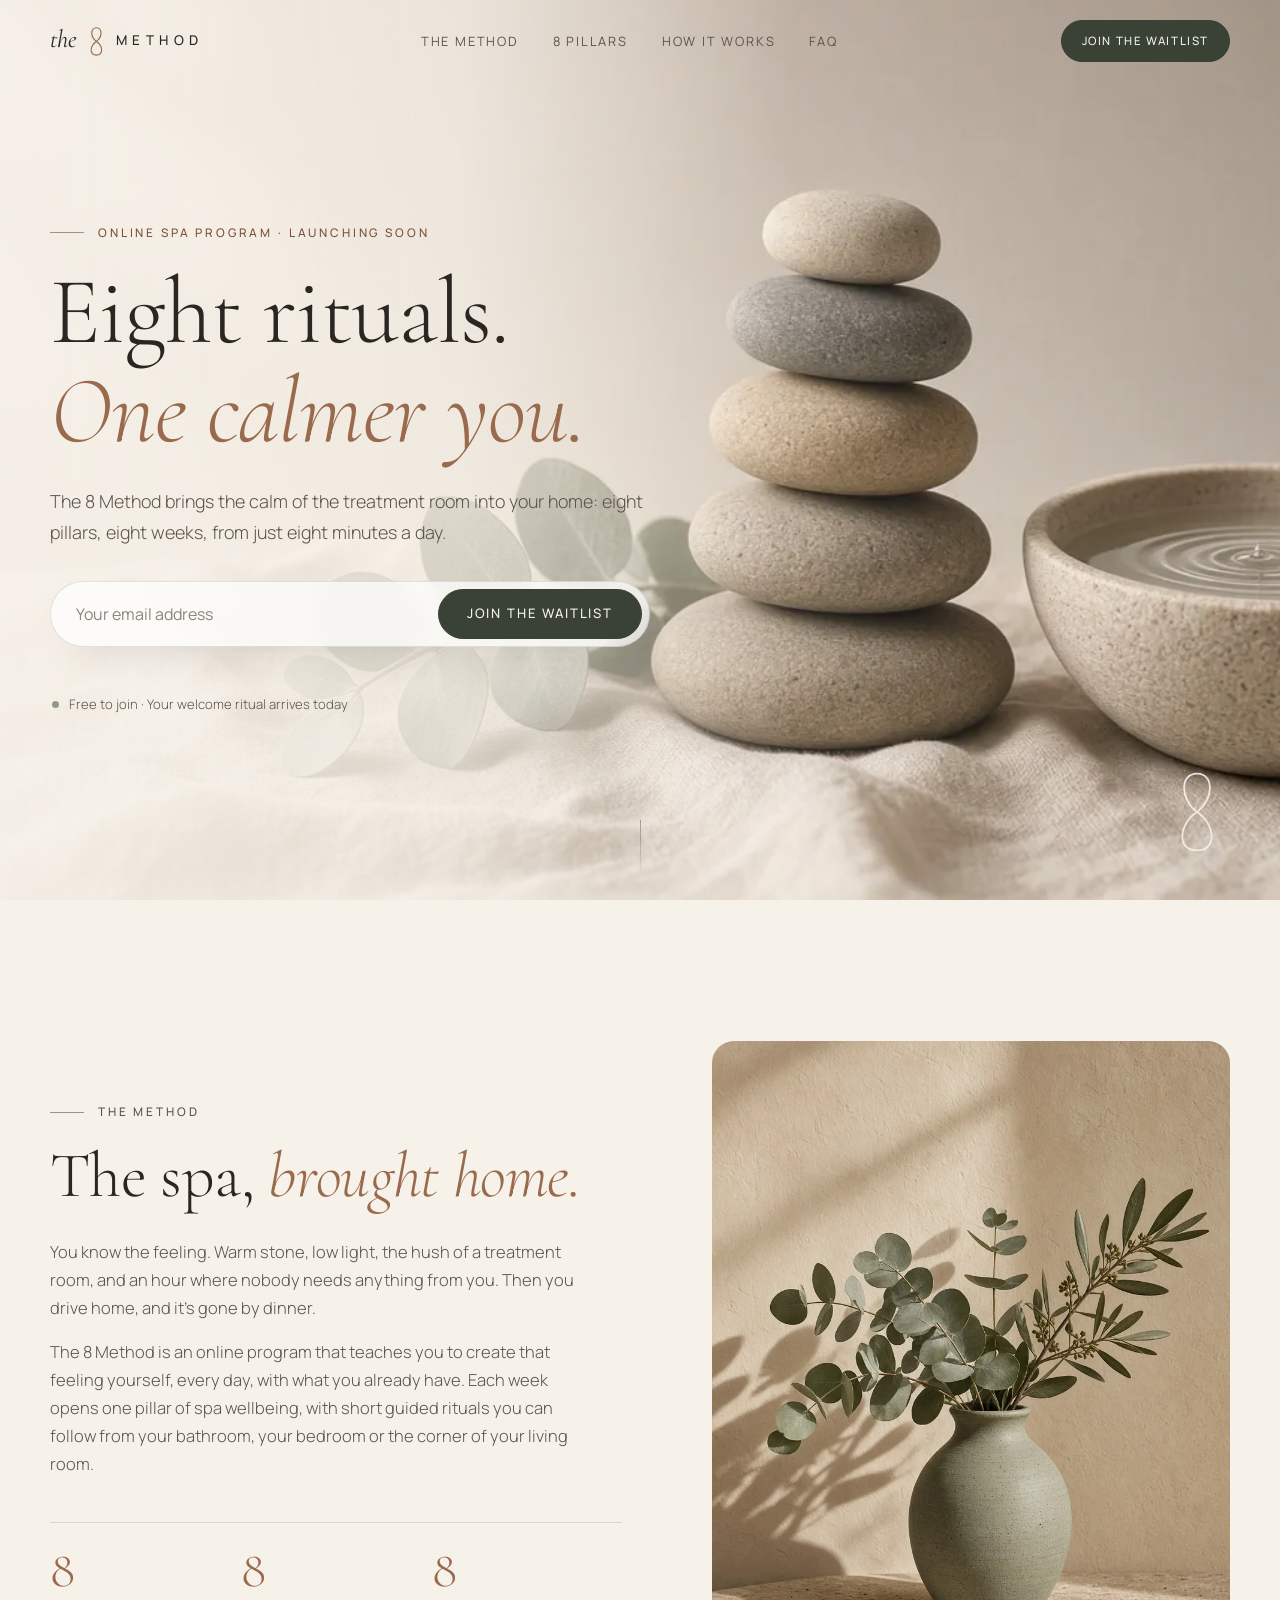
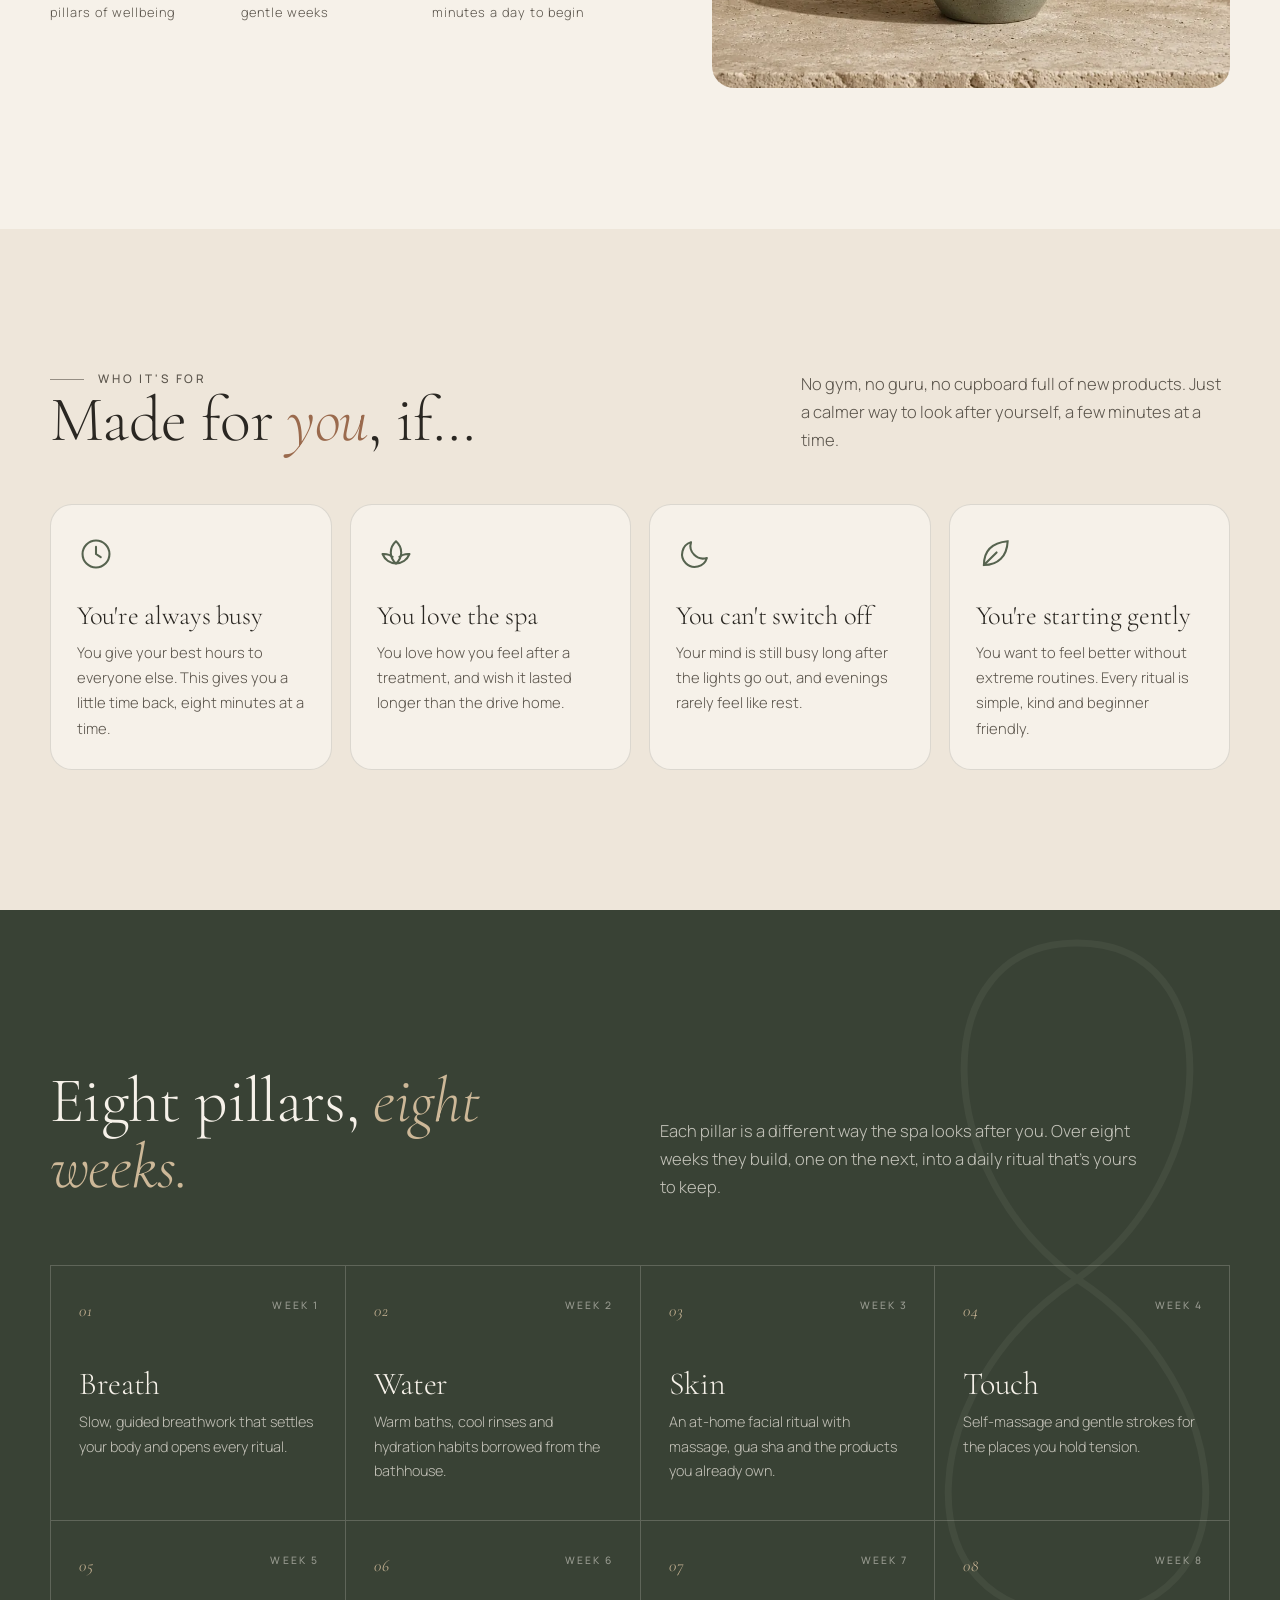
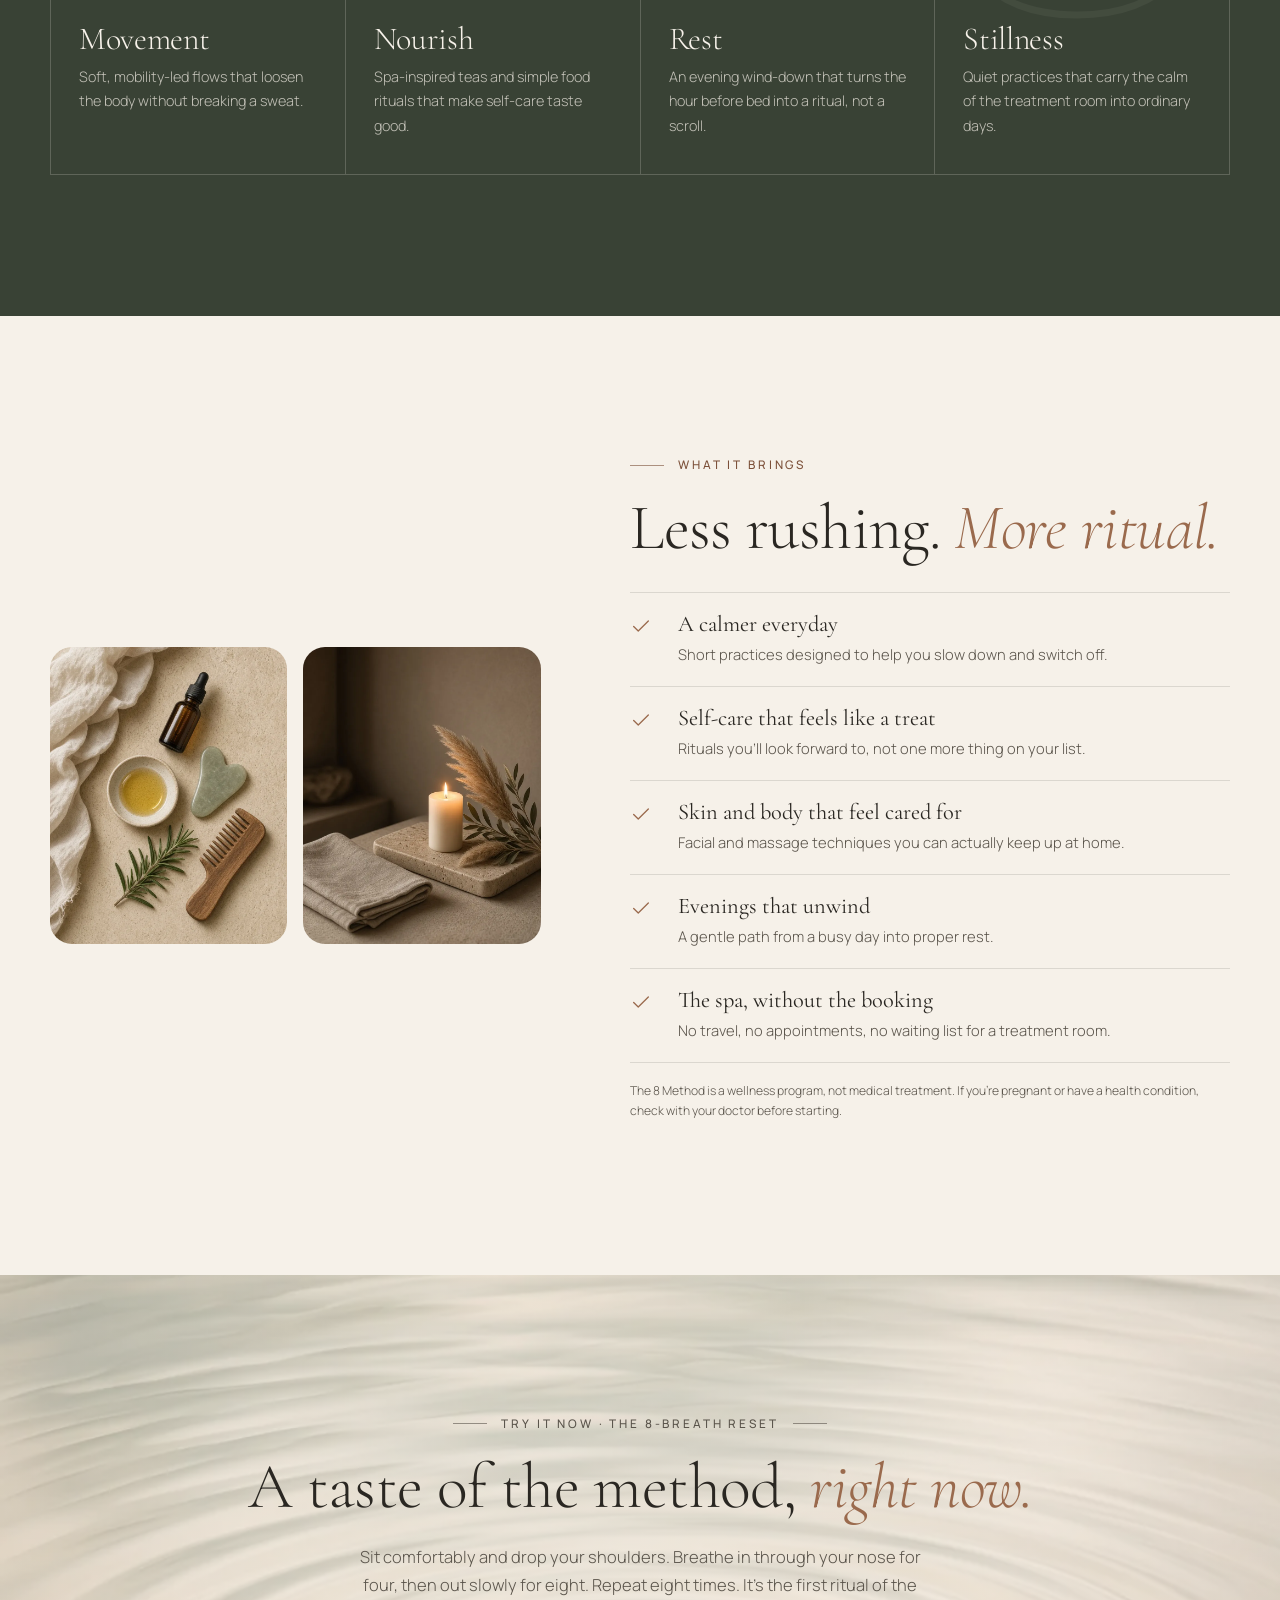
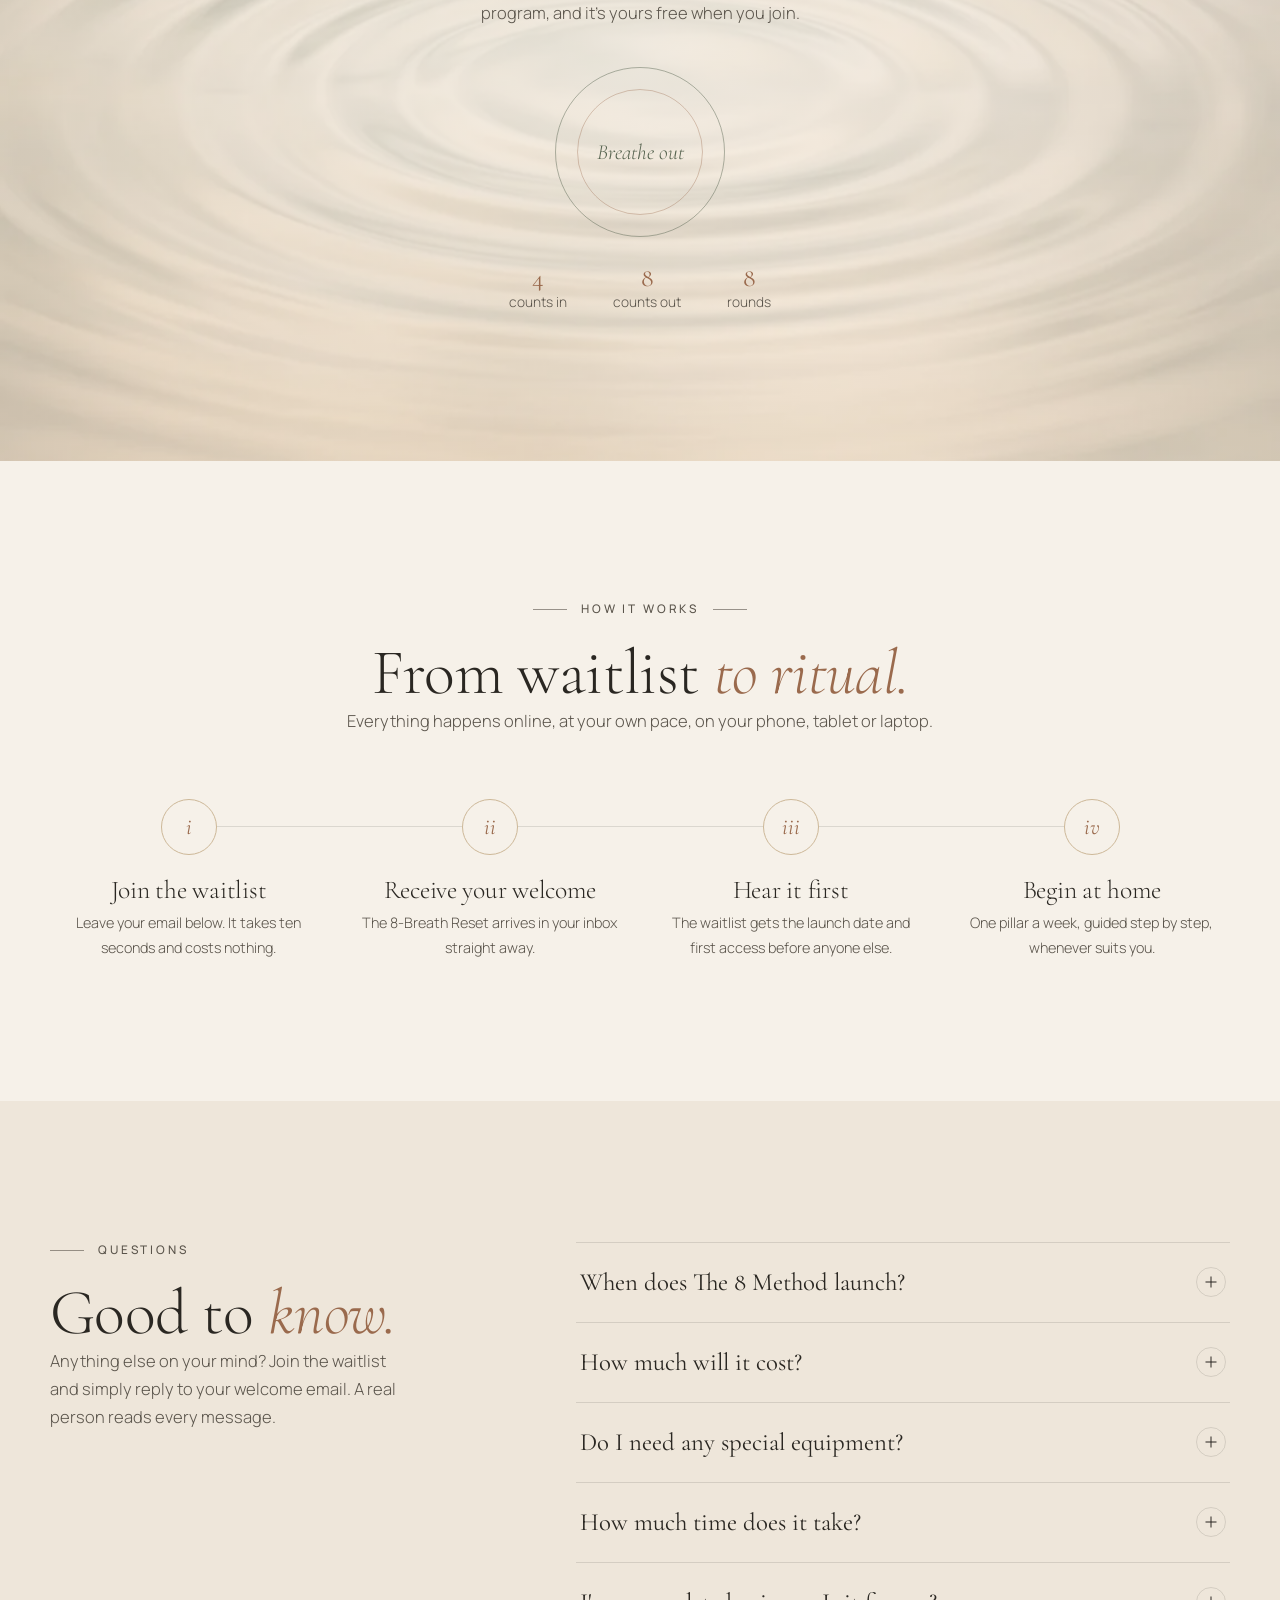
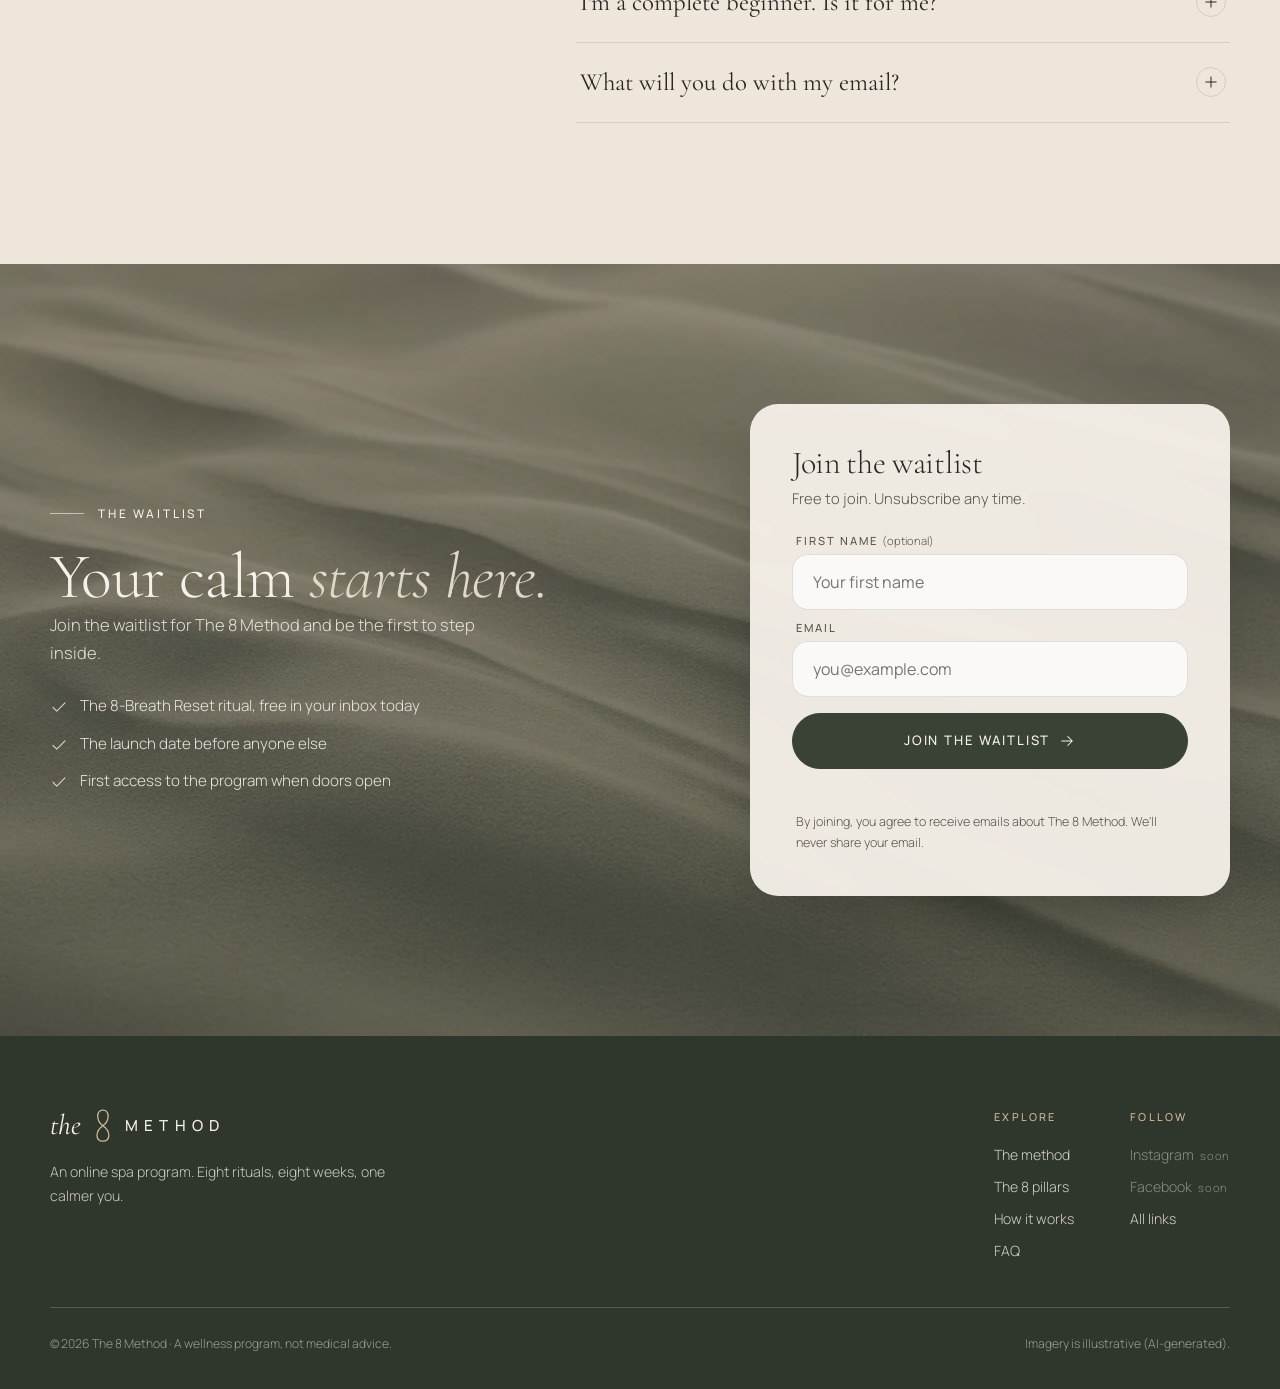
<file: index.html>
<!doctype html>
<html lang="en" class="no-js">
<head>
<meta charset="utf-8">
<meta name="viewport" content="width=device-width, initial-scale=1, viewport-fit=cover">
<title>The 8 Method · An online spa program | Join the waitlist</title>
<meta name="description" content="The 8 Method is an online spa program that brings the calm of the treatment room home: eight pillars, eight weeks, from eight minutes a day. Join the waitlist for first access.">
<meta name="theme-color" content="#f6f1e9">
<link rel="canonical" href="https://mohammedbagowabair.github.io/The-8-Method-Website/">
<meta property="og:type" content="website">
<meta property="og:site_name" content="The 8 Method">
<meta property="og:title" content="The 8 Method · The spa, brought home">
<meta property="og:description" content="An online spa program: eight rituals, eight weeks, from eight minutes a day. Join the waitlist for first access.">
<meta property="og:url" content="https://mohammedbagowabair.github.io/The-8-Method-Website/">
<meta property="og:image" content="https://mohammedbagowabair.github.io/The-8-Method-Website/assets/og.jpg">
<meta property="og:image:width" content="1200"><meta property="og:image:height" content="630">
<meta property="og:image:alt" content="The 8 Method wordmark over spa stones and linen">
<meta name="twitter:card" content="summary_large_image">
<meta name="twitter:image" content="https://mohammedbagowabair.github.io/The-8-Method-Website/assets/og.jpg">
<link rel="icon" href="assets/favicon.svg?v=202611112131" type="image/svg+xml">
<link rel="apple-touch-icon" href="assets/apple-touch-icon.png?v=202611112131">
<link rel="preload" href="assets/fonts/Cormorant-latin.woff2" as="font" type="font/woff2" crossorigin>
<link rel="preload" href="assets/fonts/Manrope-latin.woff2" as="font" type="font/woff2" crossorigin>
<link rel="stylesheet" href="assets/style.css?v=202611112131">
<script type="application/ld+json">{"@context":"https://schema.org","@type":"WebSite","name":"The 8 Method","url":"https://mohammedbagowabair.github.io/The-8-Method-Website/","description":"An online spa program: eight pillars, eight weeks, from eight minutes a day."}</script>
</head>
<body data-base="">
<a class="skip" href="#main">Skip to content</a>
<svg width="0" height="0" style="position:absolute" aria-hidden="true" focusable="false">
  <symbol id="eight" viewBox="0 0 40 60"><path d="M20 30C30.5 22.5 31 6 20 6C9 6 9.5 22.5 20 30C31.5 37.5 33 54 20 54C7 54 8.5 37.5 20 30Z"/></symbol>
  <symbol id="i-check" viewBox="0 0 24 24"><path fill="none" stroke="currentColor" stroke-width="1.4" stroke-linecap="round" stroke-linejoin="round" d="M4 12.5l5 5L20 6.5"/></symbol>
  <symbol id="i-arrow" viewBox="0 0 24 24"><path fill="none" stroke="currentColor" stroke-width="1.4" stroke-linecap="round" stroke-linejoin="round" d="M5 12h14M13 6l6 6-6 6"/></symbol>
  <symbol id="i-ig" viewBox="0 0 24 24"><g fill="none" stroke="currentColor" stroke-width="1.4"><rect x="3.5" y="3.5" width="17" height="17" rx="5"/><circle cx="12" cy="12" r="4"/><circle cx="17.2" cy="6.8" r=".6" fill="currentColor"/></g></symbol>
  <symbol id="i-fb" viewBox="0 0 24 24"><path fill="none" stroke="currentColor" stroke-width="1.4" stroke-linejoin="round" d="M13.5 21v-7.5h2.6l.4-3h-3V8.6c0-.9.3-1.5 1.6-1.5h1.6V4.4c-.3 0-1.2-.1-2.3-.1-2.3 0-3.9 1.4-3.9 4v2.2H8v3h2.5V21"/></symbol>
  <symbol id="i-mail" viewBox="0 0 24 24"><g fill="none" stroke="currentColor" stroke-width="1.4" stroke-linejoin="round"><rect x="3" y="5.5" width="18" height="13" rx="2.5"/><path d="M3.5 7l8.5 6.5L20.5 7"/></g></symbol>
  <symbol id="i-leaf" viewBox="0 0 24 24"><g fill="none" stroke="currentColor" stroke-width="1.3" stroke-linecap="round"><path d="M5 19C5 10 10 5 20 4c-.5 9.5-6 15-15 15z"/><path d="M5 19l8-8"/></g></symbol>
  <symbol id="i-cal" viewBox="0 0 24 24"><g fill="none" stroke="currentColor" stroke-width="1.3" stroke-linecap="round"><rect x="3.5" y="5" width="17" height="15" rx="2.5"/><path d="M3.5 10h17M8 3v4M16 3v4"/></g></symbol>
  <symbol id="i-clock" viewBox="0 0 24 24"><g fill="none" stroke="currentColor" stroke-width="1.3" stroke-linecap="round"><circle cx="12" cy="12" r="8.5"/><path d="M12 7.5V12l3 2"/></g></symbol>
  <symbol id="i-moon" viewBox="0 0 24 24"><path fill="none" stroke="currentColor" stroke-width="1.3" stroke-linejoin="round" d="M19.5 14.5A8 8 0 0 1 9.5 4.5a8 8 0 1 0 10 10z"/></symbol>
  <symbol id="i-spa" viewBox="0 0 24 24"><g fill="none" stroke="currentColor" stroke-width="1.3" stroke-linejoin="round"><path d="M12 4c2.2 2 3.3 4.4 3.3 7S14.2 16 12 18c-2.2-2-3.3-4.4-3.3-7S9.8 6 12 4z"/><path d="M12 18c-3.6 0-7-2.2-8.5-6 2.6-.2 5 .6 6.8 2.2M12 18c3.6 0 7-2.2 8.5-6-2.6-.2-5 .6-6.8 2.2"/></g></symbol>
  <symbol id="i-seed" viewBox="0 0 24 24"><g fill="none" stroke="currentColor" stroke-width="1.3" stroke-linecap="round"><circle cx="12" cy="12" r="3"/><path d="M12 3v3M12 18v3M3 12h3M18 12h3M5.6 5.6l2.1 2.1M16.3 16.3l2.1 2.1M5.6 18.4l2.1-2.1M16.3 7.7l2.1-2.1"/></g></symbol>
  <symbol id="i-info" viewBox="0 0 24 24"><g fill="none" stroke="currentColor" stroke-width="1.3" stroke-linecap="round"><circle cx="12" cy="12" r="8.5"/><path d="M12 11v5.5M12 7.8v.2"/></g></symbol>
  <symbol id="i-wave" viewBox="0 0 24 24"><path fill="none" stroke="currentColor" stroke-width="1.3" stroke-linecap="round" d="M3 9c2.5-2 4.5-2 6 0s3.5 2 6 0 4.5-2 6 0M3 15c2.5-2 4.5-2 6 0s3.5 2 6 0 4.5-2 6 0"/></symbol>
</svg>


<header class="nav" id="nav">
  <div class="wrap">
    <a class="wm" href="#main" aria-label="The 8 Method, home"><span class="wm-the">the</span><svg class="wm-eight" viewBox="0 0 40 60" aria-hidden="true"><path d="M20 30C30.5 22.5 31 6 20 6C9 6 9.5 22.5 20 30C31.5 37.5 33 54 20 54C7 54 8.5 37.5 20 30Z"/></svg><span class="wm-method">Method</span></a>
    <nav class="nav-links" aria-label="Sections">
      <a href="#method">The method</a>
      <a href="#pillars">8 pillars</a>
      <a href="#how">How it works</a>
      <a href="#faq">FAQ</a>
    </nav>
    <a class="btn btn-sm" href="#waitlist">Join the waitlist</a>
  </div>
</header>

<main id="main">
<!-- HERO -->
<section class="hero" aria-labelledby="h-hero">
  <div class="hero-media" aria-hidden="true">
    <picture>
      <source media="(max-width:760px)" srcset="assets/img/hero-m.webp?v=202611112131" width="720" height="1280">
      <img src="assets/img/hero.webp?v=202611112131" width="1280" height="720" alt="" fetchpriority="high">
    </picture>
  </div>
  <div class="wrap hero-inner">
    <div class="hero-copy">
      <p class="eyebrow reveal">Online spa program · Launching soon</p>
      <h1 id="h-hero" class="reveal d1">Eight rituals.<span class="l2">One calmer you.</span></h1>
      <p class="lead reveal d2">The 8 Method brings the calm of the treatment room into your home: eight pillars, eight weeks, from just eight minutes a day.</p>
      <div class="reveal d3" data-signup-box>
        <form class="signup" novalidate>
          <label class="sr" for="email-hero">Email address</label>
          <div class="field-row">
            <input id="email-hero" type="email" name="email" autocomplete="email" inputmode="email" placeholder="Your email address" required aria-describedby="msg-hero">
            <button class="btn" type="submit"><span class="lbl">Join the waitlist</span></button>
          </div>
          <div class="hp" aria-hidden="true"><label>Company<input type="text" name="company" tabindex="-1" autocomplete="off"></label></div>
          <p class="form-msg" id="msg-hero" role="status" aria-live="polite"></p>
        </form>
        <div class="thanks" role="status" aria-live="polite"><svg class="t-eight" viewBox="0 0 40 60" aria-hidden="true"><path d="M20 30C30.5 22.5 31 6 20 6C9 6 9.5 22.5 20 30C31.5 37.5 33 54 20 54C7 54 8.5 37.5 20 30Z"/></svg><h3>You're <em>on the list.</em></h3><p>Thank you for joining. Your welcome email, with the 8-Breath Reset, is on its way to your inbox.</p><p style="font-size:.84rem">Not there in a few minutes? Check Promotions or Spam.</p><span class="demo-flag">Preview mode: no email was saved or sent</span></div>
        <p class="hero-note"><span class="dot" aria-hidden="true"></span>Free to join · Your welcome ritual arrives today</p>
      </div>
    </div>
  </div>
  <svg class="hero-eight" viewBox="0 0 40 60" aria-hidden="true"><path d="M20 30C30.5 22.5 31 6 20 6C9 6 9.5 22.5 20 30C31.5 37.5 33 54 20 54C7 54 8.5 37.5 20 30Z"/></svg>
  <a class="scroll-cue" href="#method" aria-label="Scroll to the method"></a>
</section>

<!-- INTRO -->
<section class="sec intro" id="method" aria-labelledby="h-method">
  <div class="wrap grid">
    <div>
      <p class="eyebrow reveal">The method</p>
      <h2 id="h-method" class="reveal d1">The spa, <em>brought home.</em></h2>
      <p class="reveal d2">You know the feeling. Warm stone, low light, the hush of a treatment room, and an hour where nobody needs anything from you. Then you drive home, and it's gone by dinner.</p>
      <p class="reveal d2">The 8 Method is an online program that teaches you to create that feeling yourself, every day, with what you already have. Each week opens one pillar of spa wellbeing, with short guided rituals you can follow from your bathroom, your bedroom or the corner of your living room.</p>
      <div class="trio reveal d3">
        <div><b>8</b><span>pillars of wellbeing</span></div>
        <div><b>8</b><span>gentle weeks</span></div>
        <div><b>8</b><span>minutes a day to begin</span></div>
      </div>
    </div>
    <figure class="frame reveal d2" style="margin:0">
      <img src="assets/img/botanical.webp?v=202611112131" width="864" height="1152" loading="lazy" alt="Eucalyptus and olive branches in a sage ceramic vase on warm limestone">
    </figure>
  </div>
</section>

<!-- FOR WHOM -->
<section class="sec forwhom" aria-labelledby="h-who">
  <div class="wrap">
    <div class="head">
      <div>
        <p class="eyebrow reveal">Who it's for</p>
        <h2 id="h-who" class="reveal d1">Made for <em>you</em>, if&hellip;</h2>
      </div>
      <p class="reveal d2">No gym, no guru, no cupboard full of new products. Just a calmer way to look after yourself, a few minutes at a time.</p>
    </div>
    <ul class="who">
      <li class="reveal"><svg class="ic" aria-hidden="true"><use href="#i-clock"/></svg><h3>You're always busy</h3><p>You give your best hours to everyone else. This gives you a little time back, eight minutes at a time.</p></li>
      <li class="reveal d1"><svg class="ic" aria-hidden="true"><use href="#i-spa"/></svg><h3>You love the spa</h3><p>You love how you feel after a treatment, and wish it lasted longer than the drive home.</p></li>
      <li class="reveal d2"><svg class="ic" aria-hidden="true"><use href="#i-moon"/></svg><h3>You can't switch off</h3><p>Your mind is still busy long after the lights go out, and evenings rarely feel like rest.</p></li>
      <li class="reveal d3"><svg class="ic" aria-hidden="true"><use href="#i-leaf"/></svg><h3>You're starting gently</h3><p>You want to feel better without extreme routines. Every ritual is simple, kind and beginner friendly.</p></li>
    </ul>
  </div>
</section>

<!-- PILLARS -->
<section class="sec pillars" id="pillars" aria-labelledby="h-pillars">
  <svg class="bg8" viewBox="0 0 40 60" aria-hidden="true"><path d="M20 30C30.5 22.5 31 6 20 6C9 6 9.5 22.5 20 30C31.5 37.5 33 54 20 54C7 54 8.5 37.5 20 30Z"/></svg>
  <div class="wrap">
    <div class="head">
      <div>
        <p class="eyebrow reveal">The 8 pillars</p>
        <h2 id="h-pillars" class="reveal d1">Eight pillars, <em>eight weeks.</em></h2>
      </div>
      <p class="reveal d2">Each pillar is a different way the spa looks after you. Over eight weeks they build, one on the next, into a daily ritual that's yours to keep.</p>
    </div>
    <ol class="pgrid">
      <li class="reveal"><span class="n">01</span><span class="wk">Week 1</span><h3>Breath</h3><p>Slow, guided breathwork that settles your body and opens every ritual.</p></li>
      <li class="reveal d1"><span class="n">02</span><span class="wk">Week 2</span><h3>Water</h3><p>Warm baths, cool rinses and hydration habits borrowed from the bathhouse.</p></li>
      <li class="reveal d2"><span class="n">03</span><span class="wk">Week 3</span><h3>Skin</h3><p>An at-home facial ritual with massage, gua sha and the products you already own.</p></li>
      <li class="reveal d3"><span class="n">04</span><span class="wk">Week 4</span><h3>Touch</h3><p>Self-massage and gentle strokes for the places you hold tension.</p></li>
      <li class="reveal"><span class="n">05</span><span class="wk">Week 5</span><h3>Movement</h3><p>Soft, mobility-led flows that loosen the body without breaking a sweat.</p></li>
      <li class="reveal d1"><span class="n">06</span><span class="wk">Week 6</span><h3>Nourish</h3><p>Spa-inspired teas and simple food rituals that make self-care taste good.</p></li>
      <li class="reveal d2"><span class="n">07</span><span class="wk">Week 7</span><h3>Rest</h3><p>An evening wind-down that turns the hour before bed into a ritual, not a scroll.</p></li>
      <li class="reveal d3"><span class="n">08</span><span class="wk">Week 8</span><h3>Stillness</h3><p>Quiet practices that carry the calm of the treatment room into ordinary days.</p></li>
    </ol>
  </div>
</section>

<!-- BENEFITS -->
<section class="sec benefits" aria-labelledby="h-ben">
  <div class="wrap grid">
    <div class="bimgs">
      <figure class="frame reveal" style="margin:0"><img src="assets/img/ritual.webp?v=202611112131" width="864" height="1152" loading="lazy" alt="Amber dropper bottle, facial oil, a jade gua sha stone and a wooden comb on sand-coloured plaster"></figure>
      <figure class="frame reveal d2" style="margin:0"><img src="assets/img/candle.webp?v=202611112131" width="864" height="1152" loading="lazy" alt="A lit ivory candle on a travertine tray beside folded linen and dried grasses"></figure>
    </div>
    <div>
      <p class="eyebrow reveal">What it brings</p>
      <h2 class="reveal d1" id="h-ben">Less rushing. <em>More ritual.</em></h2>
      <ul class="blist">
        <li class="reveal"><svg aria-hidden="true"><use href="#i-check"/></svg><div><b>A calmer everyday</b><span>Short practices designed to help you slow down and switch off.</span></div></li>
        <li class="reveal d1"><svg aria-hidden="true"><use href="#i-check"/></svg><div><b>Self-care that feels like a treat</b><span>Rituals you'll look forward to, not one more thing on your list.</span></div></li>
        <li class="reveal d2"><svg aria-hidden="true"><use href="#i-check"/></svg><div><b>Skin and body that feel cared for</b><span>Facial and massage techniques you can actually keep up at home.</span></div></li>
        <li class="reveal d3"><svg aria-hidden="true"><use href="#i-check"/></svg><div><b>Evenings that unwind</b><span>A gentle path from a busy day into proper rest.</span></div></li>
        <li class="reveal d4"><svg aria-hidden="true"><use href="#i-check"/></svg><div><b>The spa, without the booking</b><span>No travel, no appointments, no waiting list for a treatment room.</span></div></li>
      </ul>
      <p class="fine reveal">The 8 Method is a wellness program, not medical treatment. If you're pregnant or have a health condition, check with your doctor before starting.</p>
    </div>
  </div>
</section>

<!-- RESET -->
<section class="sec reset" id="reset" aria-labelledby="h-reset">
  <div class="bg" aria-hidden="true"><img src="assets/img/water.webp?v=202611112131" width="1152" height="864" loading="lazy" alt=""></div>
  <div class="wrap">
    <p class="eyebrow reveal">Try it now · The 8-Breath Reset</p>
    <h2 id="h-reset" class="reveal d1">A taste of the method, <em>right now.</em></h2>
    <p class="reveal d2">Sit comfortably and drop your shoulders. Breathe in through your nose for four, then out slowly for eight. Repeat eight times. It's the first ritual of the program, and it's yours free when you join.</p>
    <div class="breath reveal d2" aria-hidden="true"><span class="ring"></span><span class="ring r2"></span><span class="lbl">Breathe in</span></div>
    <ol class="steps-mini reveal d3">
      <li><b>4</b>counts in</li>
      <li><b>8</b>counts out</li>
      <li><b>8</b>rounds</li>
    </ol>
  </div>
</section>

<!-- HOW -->
<section class="sec how" id="how" aria-labelledby="h-how">
  <div class="wrap">
    <div class="head">
      <p class="eyebrow reveal">How it works</p>
      <h2 id="h-how" class="reveal d1">From waitlist <em>to ritual.</em></h2>
      <p class="reveal d2">Everything happens online, at your own pace, on your phone, tablet or laptop.</p>
    </div>
    <ol class="steps">
      <li class="reveal"><span class="num">i</span><div><h3>Join the waitlist</h3><p>Leave your email below. It takes ten seconds and costs nothing.</p></div></li>
      <li class="reveal d1"><span class="num">ii</span><div><h3>Receive your welcome</h3><p>The 8-Breath Reset arrives in your inbox straight away.</p></div></li>
      <li class="reveal d2"><span class="num">iii</span><div><h3>Hear it first</h3><p>The waitlist gets the launch date and first access before anyone else.</p></div></li>
      <li class="reveal d3"><span class="num">iv</span><div><h3>Begin at home</h3><p>One pillar a week, guided step by step, whenever suits you.</p></div></li>
    </ol>
  </div>
</section>

<!-- FAQ -->
<section class="sec faq" id="faq" aria-labelledby="h-faq">
  <div class="wrap grid">
    <div class="side">
      <p class="eyebrow reveal">Questions</p>
      <h2 id="h-faq" class="reveal d1">Good to <em>know.</em></h2>
      <p class="reveal d2">Anything else on your mind? Join the waitlist and simply reply to your welcome email. A real person reads every message.</p>
    </div>
    <div class="qa reveal d1">
      <details><summary>When does The 8 Method launch?<span class="pm" aria-hidden="true"></span></summary><div class="a">Very soon. The launch date goes to the waitlist first, before it's shared anywhere else.</div></details>
      <details><summary>How much will it cost?<span class="pm" aria-hidden="true"></span></summary><div class="a">Pricing will be announced at launch. Waitlist members hear it first and get first access, so joining now is the best way to make sure you don't miss out.</div></details>
      <details><summary>Do I need any special equipment?<span class="pm" aria-hidden="true"></span></summary><div class="a">No. Every ritual is designed for an ordinary home: a bath or shower, a towel, a quiet corner and a few minutes. Optional tools, like a gua sha stone or a body oil, are suggested, never required.</div></details>
      <details><summary>How much time does it take?<span class="pm" aria-hidden="true"></span></summary><div class="a">Rituals start at just eight minutes a day. Take longer when you have the time, and keep it short when you don't. It's designed to fit around real life.</div></details>
      <details><summary>I'm a complete beginner. Is it for me?<span class="pm" aria-hidden="true"></span></summary><div class="a">Absolutely. Nothing is extreme or complicated. Each ritual is explained step by step, and you can go at your own pace.</div></details>
      <details><summary>What will you do with my email?<span class="pm" aria-hidden="true"></span></summary><div class="a">We'll only use it to send you your welcome ritual and news about The 8 Method. We never sell or share it, and you can unsubscribe with one click at any time.</div></details>
    </div>
  </div>
</section>

<!-- WAITLIST -->
<section class="sec cta" id="waitlist" aria-labelledby="h-wait">
  <div class="bg" aria-hidden="true"><img src="assets/img/sand.webp?v=202611112131" width="1280" height="720" loading="lazy" alt=""></div>
  <div class="wrap">
    <div class="copy">
      <p class="eyebrow reveal">The waitlist</p>
      <h2 id="h-wait" class="reveal d1">Your calm <em>starts here.</em></h2>
      <p class="reveal d2">Join the waitlist for The 8 Method and be the first to step inside.</p>
      <ul class="perks reveal d3">
        <li><svg aria-hidden="true"><use href="#i-check"/></svg>The 8-Breath Reset ritual, free in your inbox today</li>
        <li><svg aria-hidden="true"><use href="#i-check"/></svg>The launch date before anyone else</li>
        <li><svg aria-hidden="true"><use href="#i-check"/></svg>First access to the program when doors open</li>
      </ul>
    </div>
    <div class="card reveal d2" data-signup-box>
      <form class="signup stacked" novalidate>
        <h3>Join the waitlist</h3>
        <p class="sub">Free to join. Unsubscribe any time.</p>
        <div class="fields">
          <div><label class="lbl-t" for="name-cta">First name <span style="text-transform:none;letter-spacing:0;font-weight:300">(optional)</span></label><input id="name-cta" type="text" name="name" autocomplete="given-name" placeholder="Your first name"></div>
          <div><label class="lbl-t" for="email-cta">Email</label><input id="email-cta" type="email" name="email" autocomplete="email" inputmode="email" placeholder="you@example.com" required aria-describedby="msg-cta"></div>
          <button class="btn" type="submit"><span class="lbl">Join the waitlist</span><svg class="arr" width="18" height="18" aria-hidden="true"><use href="#i-arrow"/></svg></button>
        </div>
        <div class="hp" aria-hidden="true"><label>Company<input type="text" name="company" tabindex="-1" autocomplete="off"></label></div>
        <p class="form-msg" id="msg-cta" role="status" aria-live="polite"></p>
        <p class="consent">By joining, you agree to receive emails about The 8 Method. We'll never share your email.</p>
      </form>
      <div class="thanks" role="status" aria-live="polite"><svg class="t-eight" viewBox="0 0 40 60" aria-hidden="true"><path d="M20 30C30.5 22.5 31 6 20 6C9 6 9.5 22.5 20 30C31.5 37.5 33 54 20 54C7 54 8.5 37.5 20 30Z"/></svg><h3>You're <em>on the list.</em></h3><p>Thank you for joining. Your welcome email, with the 8-Breath Reset, is on its way to your inbox.</p><p style="font-size:.84rem">Not there in a few minutes? Check Promotions or Spam.</p><span class="demo-flag">Preview mode: no email was saved or sent</span></div>
    </div>
  </div>
</section>
</main>

<footer class="foot">
  <div class="wrap">
    <div class="top">
      <div>
        <a class="wm" href="#main" aria-label="The 8 Method, home"><span class="wm-the">the</span><svg class="wm-eight" viewBox="0 0 40 60" aria-hidden="true"><path d="M20 30C30.5 22.5 31 6 20 6C9 6 9.5 22.5 20 30C31.5 37.5 33 54 20 54C7 54 8.5 37.5 20 30Z"/></svg><span class="wm-method">Method</span></a>
        <p class="tag">An online spa program. Eight rituals, eight weeks, one calmer you.</p>
      </div>
      <nav aria-label="Footer">
        <div><h4>Explore</h4><a href="#method">The method</a><a href="#pillars">The 8 pillars</a><a href="#how">How it works</a><a href="#faq">FAQ</a></div>
        <div><h4>Follow</h4><a data-social="instagram" href="#">Instagram<small data-soon>soon</small></a><a data-social="facebook" href="#">Facebook<small data-soon>soon</small></a><a href="links/">All links</a></div>
      </nav>
    </div>
    <div class="bottom">
      <span>© <span data-year>2026</span> The 8 Method · A wellness program, not medical advice.</span>
      <span>Imagery is illustrative (AI-generated).</span>
    </div>
  </div>
</footer>
<script src="assets/config.js?v=202611112131"></script>
<script src="assets/app.js?v=202611112131"></script>
</body>
</html>
</file>
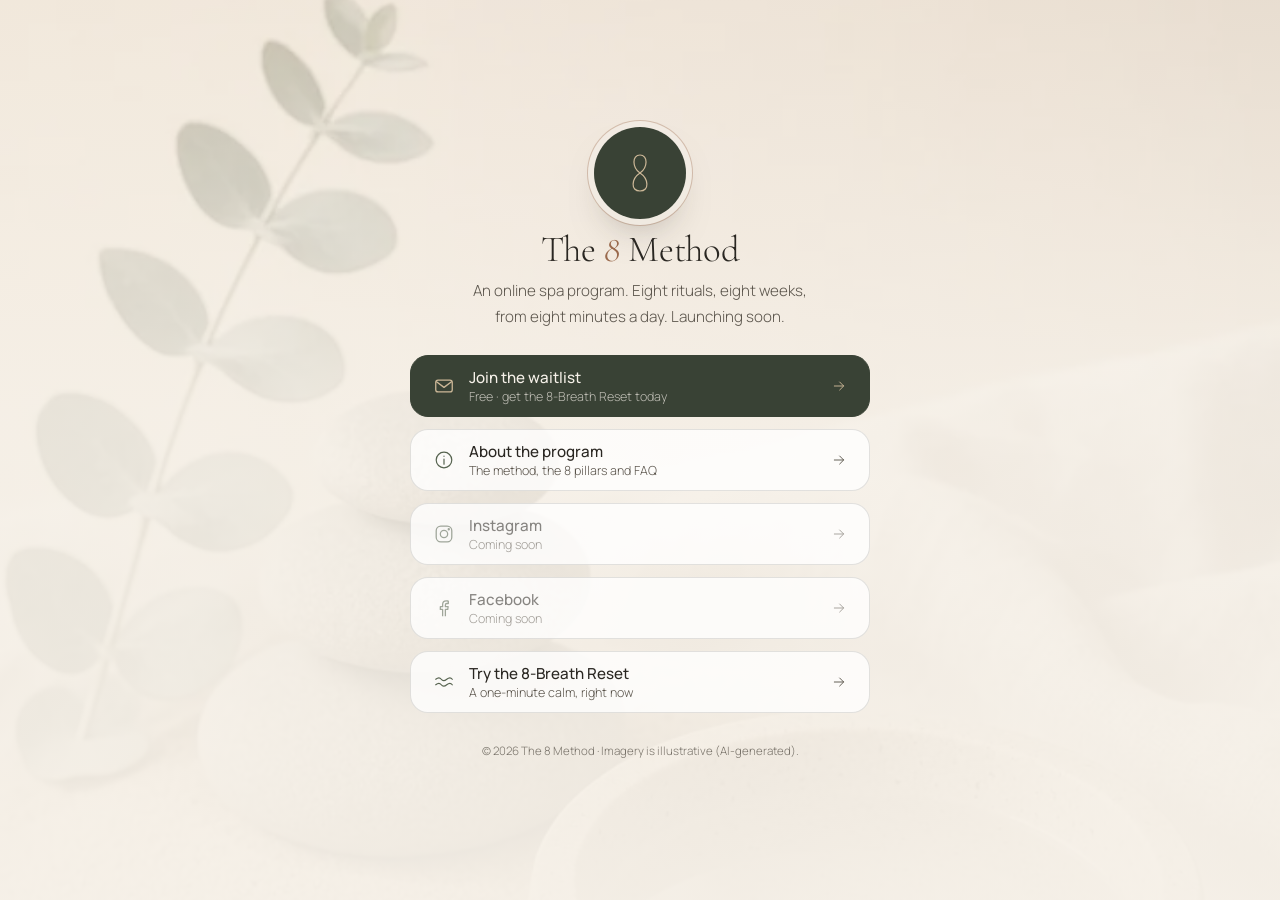
<file: links/index.html>
<!doctype html>
<html lang="en" class="no-js">
<head>
<meta charset="utf-8">
<meta name="viewport" content="width=device-width, initial-scale=1, viewport-fit=cover">
<title>The 8 Method · Links</title>
<meta name="description" content="The 8 Method, an online spa program. Join the waitlist, follow along, and learn about the program.">
<meta name="theme-color" content="#f6f1e9">
<link rel="canonical" href="https://mohammedbagowabair.github.io/The-8-Method-Website/links/">
<meta property="og:type" content="website">
<meta property="og:title" content="The 8 Method · Links">
<meta property="og:description" content="An online spa program. Join the waitlist for first access.">
<meta property="og:url" content="https://mohammedbagowabair.github.io/The-8-Method-Website/links/">
<meta property="og:image" content="https://mohammedbagowabair.github.io/The-8-Method-Website/assets/og.jpg">
<meta property="og:image:width" content="1200"><meta property="og:image:height" content="630">
<meta name="twitter:card" content="summary_large_image">
<link rel="icon" href="../assets/favicon.svg?v=202611112131" type="image/svg+xml">
<link rel="apple-touch-icon" href="../assets/apple-touch-icon.png?v=202611112131">
<link rel="preload" href="../assets/fonts/Cormorant-latin.woff2" as="font" type="font/woff2" crossorigin>
<link rel="stylesheet" href="../assets/style.css?v=202611112131">
</head>
<body data-base="../">
<svg width="0" height="0" style="position:absolute" aria-hidden="true" focusable="false">
  <symbol id="eight" viewBox="0 0 40 60"><path d="M20 30C30.5 22.5 31 6 20 6C9 6 9.5 22.5 20 30C31.5 37.5 33 54 20 54C7 54 8.5 37.5 20 30Z"/></symbol>
  <symbol id="i-check" viewBox="0 0 24 24"><path fill="none" stroke="currentColor" stroke-width="1.4" stroke-linecap="round" stroke-linejoin="round" d="M4 12.5l5 5L20 6.5"/></symbol>
  <symbol id="i-arrow" viewBox="0 0 24 24"><path fill="none" stroke="currentColor" stroke-width="1.4" stroke-linecap="round" stroke-linejoin="round" d="M5 12h14M13 6l6 6-6 6"/></symbol>
  <symbol id="i-ig" viewBox="0 0 24 24"><g fill="none" stroke="currentColor" stroke-width="1.4"><rect x="3.5" y="3.5" width="17" height="17" rx="5"/><circle cx="12" cy="12" r="4"/><circle cx="17.2" cy="6.8" r=".6" fill="currentColor"/></g></symbol>
  <symbol id="i-fb" viewBox="0 0 24 24"><path fill="none" stroke="currentColor" stroke-width="1.4" stroke-linejoin="round" d="M13.5 21v-7.5h2.6l.4-3h-3V8.6c0-.9.3-1.5 1.6-1.5h1.6V4.4c-.3 0-1.2-.1-2.3-.1-2.3 0-3.9 1.4-3.9 4v2.2H8v3h2.5V21"/></symbol>
  <symbol id="i-mail" viewBox="0 0 24 24"><g fill="none" stroke="currentColor" stroke-width="1.4" stroke-linejoin="round"><rect x="3" y="5.5" width="18" height="13" rx="2.5"/><path d="M3.5 7l8.5 6.5L20.5 7"/></g></symbol>
  <symbol id="i-leaf" viewBox="0 0 24 24"><g fill="none" stroke="currentColor" stroke-width="1.3" stroke-linecap="round"><path d="M5 19C5 10 10 5 20 4c-.5 9.5-6 15-15 15z"/><path d="M5 19l8-8"/></g></symbol>
  <symbol id="i-cal" viewBox="0 0 24 24"><g fill="none" stroke="currentColor" stroke-width="1.3" stroke-linecap="round"><rect x="3.5" y="5" width="17" height="15" rx="2.5"/><path d="M3.5 10h17M8 3v4M16 3v4"/></g></symbol>
  <symbol id="i-clock" viewBox="0 0 24 24"><g fill="none" stroke="currentColor" stroke-width="1.3" stroke-linecap="round"><circle cx="12" cy="12" r="8.5"/><path d="M12 7.5V12l3 2"/></g></symbol>
  <symbol id="i-moon" viewBox="0 0 24 24"><path fill="none" stroke="currentColor" stroke-width="1.3" stroke-linejoin="round" d="M19.5 14.5A8 8 0 0 1 9.5 4.5a8 8 0 1 0 10 10z"/></symbol>
  <symbol id="i-spa" viewBox="0 0 24 24"><g fill="none" stroke="currentColor" stroke-width="1.3" stroke-linejoin="round"><path d="M12 4c2.2 2 3.3 4.4 3.3 7S14.2 16 12 18c-2.2-2-3.3-4.4-3.3-7S9.8 6 12 4z"/><path d="M12 18c-3.6 0-7-2.2-8.5-6 2.6-.2 5 .6 6.8 2.2M12 18c3.6 0 7-2.2 8.5-6-2.6-.2-5 .6-6.8 2.2"/></g></symbol>
  <symbol id="i-seed" viewBox="0 0 24 24"><g fill="none" stroke="currentColor" stroke-width="1.3" stroke-linecap="round"><circle cx="12" cy="12" r="3"/><path d="M12 3v3M12 18v3M3 12h3M18 12h3M5.6 5.6l2.1 2.1M16.3 16.3l2.1 2.1M5.6 18.4l2.1-2.1M16.3 7.7l2.1-2.1"/></g></symbol>
  <symbol id="i-info" viewBox="0 0 24 24"><g fill="none" stroke="currentColor" stroke-width="1.3" stroke-linecap="round"><circle cx="12" cy="12" r="8.5"/><path d="M12 11v5.5M12 7.8v.2"/></g></symbol>
  <symbol id="i-wave" viewBox="0 0 24 24"><path fill="none" stroke="currentColor" stroke-width="1.3" stroke-linecap="round" d="M3 9c2.5-2 4.5-2 6 0s3.5 2 6 0 4.5-2 6 0M3 15c2.5-2 4.5-2 6 0s3.5 2 6 0 4.5-2 6 0"/></symbol>
</svg>

<main class="solo links">
  <div class="bg" aria-hidden="true"><img src="../assets/img/hero-m.webp?v=202611112131" width="720" height="1280" alt=""></div>
  <div class="inner">
    <div class="logo">
      <div class="badge"><svg class="links-eight" viewBox="0 0 40 60" aria-hidden="true"><path d="M20 30C30.5 22.5 31 6 20 6C9 6 9.5 22.5 20 30C31.5 37.5 33 54 20 54C7 54 8.5 37.5 20 30Z"/></svg></div>
    </div>
    <h1>The <em>8</em> Method</h1>
    <p class="bio">An online spa program. Eight rituals, eight weeks, from eight minutes a day. Launching soon.</p>
    <ul class="lbtns">
      <li><a class="lbtn primary" href="../#waitlist"><svg aria-hidden="true"><use href="#i-mail"/></svg><span class="t">Join the waitlist<small>Free · get the 8-Breath Reset today</small></span><svg class="go" aria-hidden="true"><use href="#i-arrow"/></svg></a></li>
      <li><a class="lbtn" href="../#method"><svg aria-hidden="true"><use href="#i-info"/></svg><span class="t">About the program<small>The method, the 8 pillars and FAQ</small></span><svg class="go" aria-hidden="true"><use href="#i-arrow"/></svg></a></li>
      <li><a class="lbtn" data-social="instagram" href="#"><svg aria-hidden="true"><use href="#i-ig"/></svg><span class="t">Instagram<small data-soon data-live="Daily rituals and calm">Coming soon</small></span><svg class="go" aria-hidden="true"><use href="#i-arrow"/></svg></a></li>
      <li><a class="lbtn" data-social="facebook" href="#"><svg aria-hidden="true"><use href="#i-fb"/></svg><span class="t">Facebook<small data-soon data-live="News and community">Coming soon</small></span><svg class="go" aria-hidden="true"><use href="#i-arrow"/></svg></a></li>
      <li><a class="lbtn" href="../#reset"><svg aria-hidden="true"><use href="#i-wave"/></svg><span class="t">Try the 8-Breath Reset<small>A one-minute calm, right now</small></span><svg class="go" aria-hidden="true"><use href="#i-arrow"/></svg></a></li>
    </ul>
    <p class="note">© <span data-year>2026</span> The 8 Method · Imagery is illustrative (AI-generated).</p>
  </div>
</main>
<script src="../assets/config.js?v=202611112131"></script>
<script src="../assets/app.js?v=202611112131"></script>
</body>
</html>
</file>
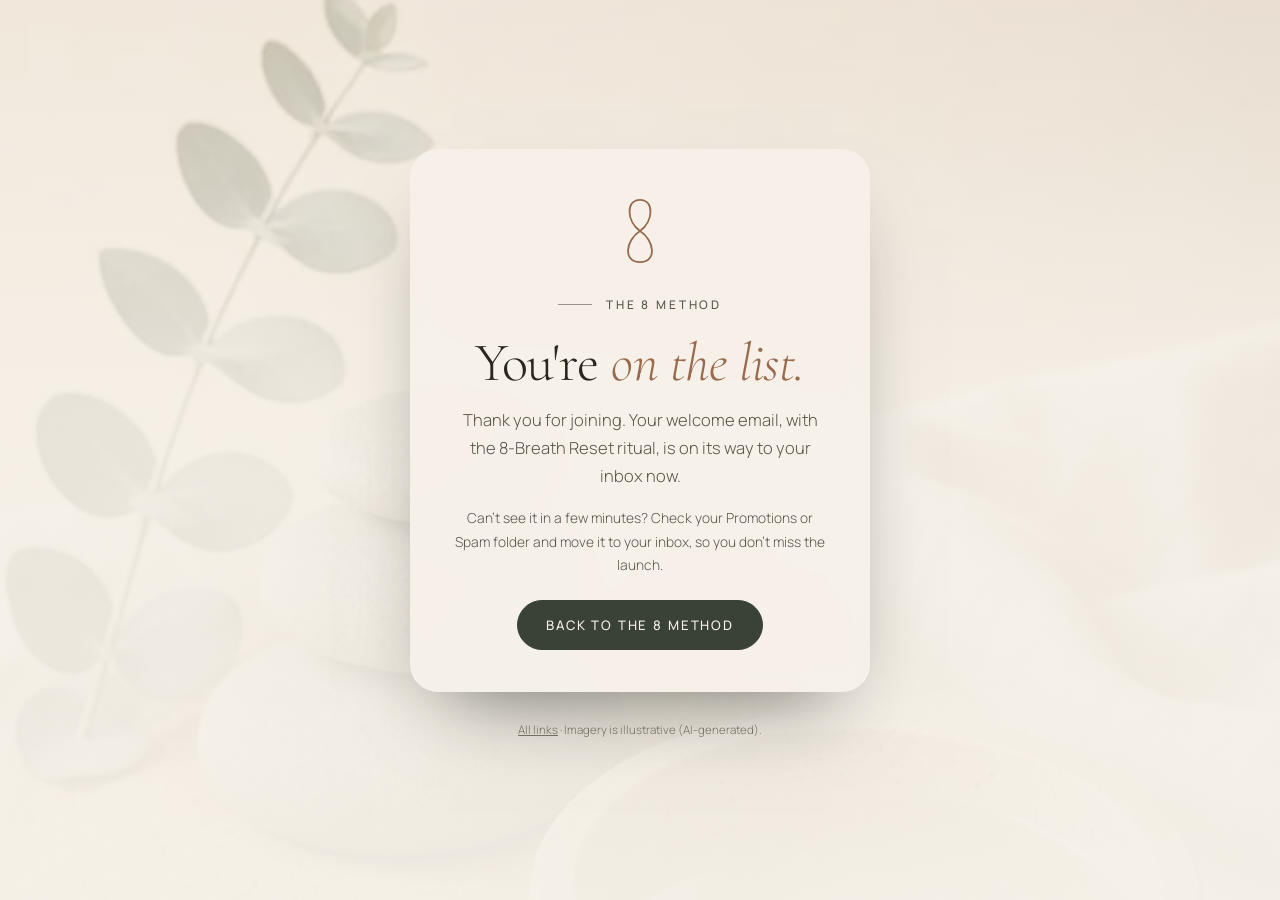
<file: thank-you.html>
<!doctype html>
<html lang="en" class="no-js">
<head>
<meta charset="utf-8">
<meta name="viewport" content="width=device-width, initial-scale=1, viewport-fit=cover">
<title>You're on the list · The 8 Method</title>
<meta name="description" content="Thank you for joining The 8 Method waitlist.">
<meta name="robots" content="noindex">
<meta name="theme-color" content="#f6f1e9">
<meta property="og:title" content="The 8 Method · The spa, brought home">
<meta property="og:image" content="https://mohammedbagowabair.github.io/The-8-Method-Website/assets/og.jpg">
<link rel="icon" href="assets/favicon.svg?v=202611112131" type="image/svg+xml">
<link rel="apple-touch-icon" href="assets/apple-touch-icon.png?v=202611112131">
<link rel="preload" href="assets/fonts/Cormorant-latin.woff2" as="font" type="font/woff2" crossorigin>
<link rel="stylesheet" href="assets/style.css?v=202611112131">
</head>
<body data-base="">
<svg width="0" height="0" style="position:absolute" aria-hidden="true" focusable="false">
  <symbol id="eight" viewBox="0 0 40 60"><path d="M20 30C30.5 22.5 31 6 20 6C9 6 9.5 22.5 20 30C31.5 37.5 33 54 20 54C7 54 8.5 37.5 20 30Z"/></symbol>
  <symbol id="i-check" viewBox="0 0 24 24"><path fill="none" stroke="currentColor" stroke-width="1.4" stroke-linecap="round" stroke-linejoin="round" d="M4 12.5l5 5L20 6.5"/></symbol>
  <symbol id="i-arrow" viewBox="0 0 24 24"><path fill="none" stroke="currentColor" stroke-width="1.4" stroke-linecap="round" stroke-linejoin="round" d="M5 12h14M13 6l6 6-6 6"/></symbol>
  <symbol id="i-ig" viewBox="0 0 24 24"><g fill="none" stroke="currentColor" stroke-width="1.4"><rect x="3.5" y="3.5" width="17" height="17" rx="5"/><circle cx="12" cy="12" r="4"/><circle cx="17.2" cy="6.8" r=".6" fill="currentColor"/></g></symbol>
  <symbol id="i-fb" viewBox="0 0 24 24"><path fill="none" stroke="currentColor" stroke-width="1.4" stroke-linejoin="round" d="M13.5 21v-7.5h2.6l.4-3h-3V8.6c0-.9.3-1.5 1.6-1.5h1.6V4.4c-.3 0-1.2-.1-2.3-.1-2.3 0-3.9 1.4-3.9 4v2.2H8v3h2.5V21"/></symbol>
  <symbol id="i-mail" viewBox="0 0 24 24"><g fill="none" stroke="currentColor" stroke-width="1.4" stroke-linejoin="round"><rect x="3" y="5.5" width="18" height="13" rx="2.5"/><path d="M3.5 7l8.5 6.5L20.5 7"/></g></symbol>
  <symbol id="i-leaf" viewBox="0 0 24 24"><g fill="none" stroke="currentColor" stroke-width="1.3" stroke-linecap="round"><path d="M5 19C5 10 10 5 20 4c-.5 9.5-6 15-15 15z"/><path d="M5 19l8-8"/></g></symbol>
  <symbol id="i-cal" viewBox="0 0 24 24"><g fill="none" stroke="currentColor" stroke-width="1.3" stroke-linecap="round"><rect x="3.5" y="5" width="17" height="15" rx="2.5"/><path d="M3.5 10h17M8 3v4M16 3v4"/></g></symbol>
  <symbol id="i-clock" viewBox="0 0 24 24"><g fill="none" stroke="currentColor" stroke-width="1.3" stroke-linecap="round"><circle cx="12" cy="12" r="8.5"/><path d="M12 7.5V12l3 2"/></g></symbol>
  <symbol id="i-moon" viewBox="0 0 24 24"><path fill="none" stroke="currentColor" stroke-width="1.3" stroke-linejoin="round" d="M19.5 14.5A8 8 0 0 1 9.5 4.5a8 8 0 1 0 10 10z"/></symbol>
  <symbol id="i-spa" viewBox="0 0 24 24"><g fill="none" stroke="currentColor" stroke-width="1.3" stroke-linejoin="round"><path d="M12 4c2.2 2 3.3 4.4 3.3 7S14.2 16 12 18c-2.2-2-3.3-4.4-3.3-7S9.8 6 12 4z"/><path d="M12 18c-3.6 0-7-2.2-8.5-6 2.6-.2 5 .6 6.8 2.2M12 18c3.6 0 7-2.2 8.5-6-2.6-.2-5 .6-6.8 2.2"/></g></symbol>
  <symbol id="i-seed" viewBox="0 0 24 24"><g fill="none" stroke="currentColor" stroke-width="1.3" stroke-linecap="round"><circle cx="12" cy="12" r="3"/><path d="M12 3v3M12 18v3M3 12h3M18 12h3M5.6 5.6l2.1 2.1M16.3 16.3l2.1 2.1M5.6 18.4l2.1-2.1M16.3 7.7l2.1-2.1"/></g></symbol>
  <symbol id="i-info" viewBox="0 0 24 24"><g fill="none" stroke="currentColor" stroke-width="1.3" stroke-linecap="round"><circle cx="12" cy="12" r="8.5"/><path d="M12 11v5.5M12 7.8v.2"/></g></symbol>
  <symbol id="i-wave" viewBox="0 0 24 24"><path fill="none" stroke="currentColor" stroke-width="1.3" stroke-linecap="round" d="M3 9c2.5-2 4.5-2 6 0s3.5 2 6 0 4.5-2 6 0M3 15c2.5-2 4.5-2 6 0s3.5 2 6 0 4.5-2 6 0"/></symbol>
</svg>

<main class="solo ty">
  <div class="bg" aria-hidden="true"><img src="assets/img/hero-m.webp?v=202611112131" width="720" height="1280" alt=""></div>
  <div class="inner">
    <div class="card">
      <svg class="t-eight" viewBox="0 0 40 60" aria-hidden="true"><path d="M20 30C30.5 22.5 31 6 20 6C9 6 9.5 22.5 20 30C31.5 37.5 33 54 20 54C7 54 8.5 37.5 20 30Z"/></svg>
      <p class="eyebrow" style="justify-content:center">The 8 Method</p>
      <h1>You're <em>on the list.</em></h1>
      <p>Thank you for joining. Your welcome email, with the 8-Breath Reset ritual, is on its way to your inbox now.</p>
      <p style="font-size:.86rem">Can't see it in a few minutes? Check your Promotions or Spam folder and move it to your inbox, so you don't miss the launch.</p>
      <a class="btn" href="./">Back to The 8 Method</a>
    </div>
    <p class="note"><a href="links/">All links</a> · Imagery is illustrative (AI-generated).</p>
  </div>
</main>
<script src="assets/config.js?v=202611112131"></script>
<script src="assets/app.js?v=202611112131"></script>
</body>
</html>
</file>
<file: assets/style.css>
@font-face{font-family:"Cormorant Garamond";font-style:normal;font-weight:300 600;font-display:swap;src:url(fonts/Cormorant-latin.woff2) format("woff2")}
@font-face{font-family:"Cormorant Garamond";font-style:italic;font-weight:300 600;font-display:swap;src:url(fonts/Cormorant-italic-latin.woff2) format("woff2")}
@font-face{font-family:"Manrope";font-style:normal;font-weight:300 600;font-display:swap;src:url(fonts/Manrope-latin.woff2) format("woff2")}
:root{
  --linen:#f6f1e9; --linen-2:#eee6da; --stone:#e2d8ca; --sand:#cdb898; --sand-d:#b39c7c;
  --clay:#9a6a4d; --clay-d:#7c5039; --sage:#8e9c86; --sage-l:#c9d1c1; --sage-d:#56634f; --moss:#394235; --moss-2:#2f372c;
  --ink:#2a2722; --ink-2:#5a544b; --line:rgba(42,39,34,.13); --line-l:rgba(246,241,233,.2);
  --serif:"Cormorant Garamond","Cormorant",Georgia,"Times New Roman",serif;
  --sans:"Manrope",system-ui,-apple-system,"Segoe UI",Roboto,sans-serif;
  --r:22px; --ease:cubic-bezier(.22,.7,.18,1);
}
*,*::before,*::after{box-sizing:border-box}
html{scroll-behavior:smooth;-webkit-text-size-adjust:100%;scroll-padding-top:84px}
body{margin:0;background:var(--linen);color:var(--ink);font:300 16.5px/1.7 var(--sans);-webkit-font-smoothing:antialiased;overflow-x:hidden}
img{display:block;max-width:100%;height:auto}
a{color:inherit}
h1,h2,h3{font-family:var(--serif);font-weight:300;line-height:1.04;margin:0;letter-spacing:-.01em}
h2{font-size:clamp(2.4rem,5.4vw,4rem)}
h1 em,h2 em,h3 em{font-style:italic;color:var(--clay)}
p{margin:0 0 1em}
strong{font-weight:500}
.wrap{width:min(1180px,100% - 44px);margin-inline:auto}
.skip{position:absolute;left:-999px;top:8px;background:var(--moss);color:var(--linen);padding:10px 16px;border-radius:999px;z-index:100;text-decoration:none}
.skip:focus{left:10px}
:focus-visible{outline:2px solid var(--clay);outline-offset:3px;border-radius:6px}
.sr{position:absolute!important;width:1px;height:1px;overflow:hidden;clip:rect(0 0 0 0);white-space:nowrap}
.eyebrow{font:500 .74rem/1.4 var(--sans);letter-spacing:.24em;text-transform:uppercase;color:var(--clay-d);display:flex;align-items:center;gap:14px;margin:0 0 22px}
.eyebrow::before{content:"";width:34px;height:1px;background:currentColor;opacity:.6}
.lead{font-size:clamp(1.02rem,1.4vw,1.14rem);color:var(--ink-2);max-width:34em}

/* ---------- wordmark ---------- */
.wm{display:inline-flex;align-items:center;gap:.34em;line-height:1;text-decoration:none;color:var(--ink)}
.wm-eight{width:.95em;height:1.45em;flex:none;overflow:visible}
.wm-eight path{fill:none;stroke:currentColor;stroke-width:2;stroke-linecap:round}
.wm-text{display:flex;align-items:baseline;gap:.42em;font-family:var(--serif);line-height:1}
.wm-the{font-family:var(--serif);font-style:italic;font-size:1.05em;font-weight:400;transform:translateY(-.04em)}
.wm-method{font-family:var(--sans);font-weight:500;font-size:.56em;letter-spacing:.4em;text-transform:uppercase;margin-right:-.4em}
.wm .wm-eight{color:var(--clay)}

/* ---------- buttons ---------- */
.btn{--bg:var(--moss);--fg:var(--linen);display:inline-flex;align-items:center;justify-content:center;gap:.6em;min-height:50px;padding:0 28px;border-radius:999px;border:1px solid var(--bg);background:var(--bg);color:var(--fg);font:500 .82rem/1 var(--sans);letter-spacing:.14em;text-transform:uppercase;text-decoration:none;cursor:pointer;transition:background .35s var(--ease),color .35s var(--ease),transform .35s var(--ease),box-shadow .35s var(--ease)}
.btn:hover{background:var(--moss-2);transform:translateY(-1px);box-shadow:0 10px 28px -14px rgba(47,55,44,.6)}
.btn-line{--bg:transparent;--fg:var(--ink);border-color:var(--line)}
.btn-line:hover{background:var(--ink);color:var(--linen);border-color:var(--ink)}
.btn-sm{min-height:42px;padding:0 20px;font-size:.72rem}
.btn .arr{transition:transform .35s var(--ease)}
.btn:hover .arr{transform:translateX(4px)}

/* ---------- nav ---------- */
.nav{position:fixed;inset:0 0 auto;z-index:50;transition:background .4s var(--ease),box-shadow .4s var(--ease),padding .4s var(--ease);padding:20px 0}
.nav .wrap{display:flex;align-items:center;justify-content:space-between;gap:20px}
.nav .wm{font-size:1.5rem}
.nav.solid{background:rgba(246,241,233,.86);backdrop-filter:saturate(1.2) blur(14px);-webkit-backdrop-filter:saturate(1.2) blur(14px);box-shadow:0 1px 0 var(--line);padding:12px 0}
.nav-links{display:flex;gap:34px}
.nav-links a{font:400 .8rem/1 var(--sans);letter-spacing:.14em;text-transform:uppercase;text-decoration:none;color:var(--ink-2);position:relative;padding:6px 0}
.nav-links a::after{content:"";position:absolute;left:0;right:0;bottom:0;height:1px;background:var(--clay);transform:scaleX(0);transform-origin:left;transition:transform .4s var(--ease)}
.nav-links a:hover{color:var(--ink)}
.nav-links a:hover::after{transform:scaleX(1)}
@media (max-width:900px){.nav-links{display:none}.nav .wm{font-size:1.3rem}}

/* ---------- hero ---------- */
.hero{position:relative;min-height:100svh;display:flex;align-items:center;overflow:hidden;background:var(--linen-2)}
.hero-media{position:absolute;inset:0;overflow:hidden}
.hero-media picture{display:block;width:100%;height:100%}
.hero-media img{width:100%;height:100%;object-fit:cover;object-position:70% 60%}
.hero-media img{animation:drift 28s var(--ease) both}
@keyframes drift{from{transform:scale(1.08)}to{transform:scale(1)}}
.hero-media::after{content:"";position:absolute;inset:0;background:linear-gradient(90deg,rgba(246,241,233,.94) 0%,rgba(246,241,233,.78) 36%,rgba(246,241,233,.12) 62%,rgba(246,241,233,0) 100%)}
.hero-inner{position:relative;z-index:2;padding:130px 0 90px}
.hero-copy{max-width:600px}
.hero h1{font-size:clamp(3.1rem,7.4vw,6.3rem);margin-bottom:26px}
.hero h1 .l2{display:block;font-style:italic;color:var(--clay)}
.hero .lead{margin-bottom:34px}
.hero-note{margin:16px 2px 0;font-size:.82rem;color:var(--ink-2);display:flex;align-items:center;gap:10px}
.hero-note .dot{width:7px;height:7px;border-radius:50%;background:var(--sage);box-shadow:0 0 0 0 rgba(142,156,134,.6);animation:pulse 2.6s infinite}
@keyframes pulse{70%{box-shadow:0 0 0 10px rgba(142,156,134,0)}100%{box-shadow:0 0 0 0 rgba(142,156,134,0)}}
.hero-eight{position:absolute;right:max(4vw,24px);bottom:40px;z-index:2;width:clamp(46px,5vw,64px);color:var(--linen);opacity:.9}
.hero-eight path{fill:none;stroke:currentColor;stroke-width:1.1;stroke-dasharray:180;stroke-dashoffset:180;animation:draw 3.2s .6s var(--ease) forwards}
@keyframes draw{to{stroke-dashoffset:0}}
.scroll-cue{position:absolute;left:50%;bottom:26px;z-index:2;width:1px;height:54px;background:linear-gradient(var(--ink-2),transparent);opacity:.5;overflow:hidden}
@media (max-width:760px){
  .hero{display:block;min-height:auto;background:var(--linen)}
  .hero-media{position:relative;height:min(46svh,440px)}
  .hero-media img{object-position:center 74%}
  .hero-media::after{background:linear-gradient(180deg,rgba(246,241,233,.55) 0%,rgba(246,241,233,0) 22%,rgba(246,241,233,0) 70%,var(--linen) 100%)}
  .hero-inner{padding:0 0 60px;margin-top:-26px}
  .hero .eyebrow{letter-spacing:.18em;font-size:.68rem}
  .hero h1{margin-bottom:16px;font-size:clamp(2.9rem,13vw,3.6rem)}
  .hero .lead{margin-bottom:26px}
  .nav .btn-sm{min-height:38px;padding:0 16px;font-size:.66rem}
  .hero-eight,.scroll-cue{display:none}
}

/* ---------- signup form ---------- */
.signup{position:relative}
.field-row{display:flex;gap:8px;padding:7px;background:rgba(255,255,255,.72);border:1px solid var(--line);border-radius:999px;box-shadow:0 18px 40px -26px rgba(42,39,34,.35);backdrop-filter:blur(8px);-webkit-backdrop-filter:blur(8px);transition:border-color .3s,box-shadow .3s}
.field-row:focus-within{border-color:var(--sage-d);box-shadow:0 18px 40px -22px rgba(57,66,53,.45)}
.field-row input{flex:1;min-width:0;border:0;background:transparent;font:400 1rem var(--sans);color:var(--ink);padding:0 18px;outline:none}
.field-row input::placeholder{color:#8c857a}
.field-row .btn{flex:none}
.signup .hp{position:absolute;left:-5000px;width:1px;height:1px;overflow:hidden}
.form-msg{min-height:1.5em;margin:10px 18px 0;font-size:.84rem;color:var(--clay-d)}
.form-msg.err{color:#9b3b2e}
.signup.is-invalid .field-row{border-color:#b9675a}
.signup.loading .btn{pointer-events:none;opacity:.75}
.signup.loading .btn .lbl::after{content:"…"}
.consent{font-size:.78rem;color:var(--ink-2);margin:12px 18px 0;max-width:36em}
@media (max-width:520px){
  .field-row{flex-direction:column;border-radius:24px;padding:8px}
  .field-row input{min-height:50px;padding:0 14px}
  .field-row .btn{width:100%}
}
/* stacked variant (CTA card) */
.signup.stacked .fields{display:grid;gap:12px}
.signup.stacked input[type=text],.signup.stacked input[type=email]{width:100%;min-height:56px;border:1px solid var(--line);border-radius:16px;background:rgba(255,255,255,.75);padding:0 20px;font:400 1rem var(--sans);color:var(--ink);transition:border-color .3s,box-shadow .3s}
.signup.stacked input:focus{outline:none;border-color:var(--sage-d);box-shadow:0 0 0 4px rgba(142,156,134,.25)}
.signup.stacked.is-invalid input[type=email]{border-color:#b9675a}
.signup.stacked .btn{width:100%;min-height:56px;margin-top:4px}
.signup.stacked label.lbl-t{display:block;font:500 .7rem/1 var(--sans);letter-spacing:.18em;text-transform:uppercase;color:var(--ink-2);margin:0 0 8px 4px}
.signup.stacked .form-msg,.signup.stacked .consent{margin-left:4px}

/* thank-you state */
.thanks{display:none;text-align:center;padding:10px 0}
.thanks .t-eight{width:46px;height:70px;margin:0 auto 16px;color:var(--clay)}
.thanks .t-eight path{fill:none;stroke:currentColor;stroke-width:1.4;stroke-linecap:round;stroke-dasharray:180;stroke-dashoffset:180}
.thanks h3{font-size:clamp(2rem,4vw,2.7rem);margin-bottom:10px}
.thanks p{color:var(--ink-2);margin:0 auto 8px;max-width:28em}
.thanks .demo-flag{display:inline-block;margin-top:14px;font-size:.74rem;letter-spacing:.06em;color:var(--clay-d);background:rgba(154,106,77,.09);border:1px dashed rgba(154,106,77,.4);padding:6px 12px;border-radius:999px}
.done .signup{display:none}
.done .thanks{display:block;animation:rise .9s var(--ease) both}
.done .thanks .t-eight path{animation:draw 2.4s .15s var(--ease) forwards}
.hero .thanks{text-align:left;background:rgba(255,255,255,.7);border:1px solid var(--line);border-radius:var(--r);padding:26px 28px;backdrop-filter:blur(8px);-webkit-backdrop-filter:blur(8px);max-width:520px}
.hero .thanks .t-eight{margin:0 0 10px;width:34px;height:52px}
.hero .thanks p{margin-left:0}
@keyframes rise{from{opacity:0;transform:translateY(14px)}to{opacity:1;transform:none}}

/* ---------- sections ---------- */
section{position:relative}
.sec{padding:clamp(84px,11vw,150px) 0}
.intro .grid{display:grid;grid-template-columns:1.05fr .95fr;gap:clamp(40px,7vw,110px);align-items:center}
.intro h2{margin-bottom:28px}
.intro p{color:var(--ink-2);max-width:32em}
.frame{position:relative;border-radius:var(--r);overflow:hidden;aspect-ratio:4/5;background:var(--stone)}
.frame img{width:100%;height:100%;object-fit:cover;transition:transform 1.6s var(--ease)}
.frame:hover img{transform:scale(1.03)}
.frame-cap{position:absolute;left:18px;bottom:16px;font:italic 400 1.05rem var(--serif);color:var(--linen);text-shadow:0 1px 12px rgba(0,0,0,.35)}
.trio{display:grid;grid-template-columns:repeat(3,1fr);margin-top:44px;border-top:1px solid var(--line)}
.trio div{padding:22px 16px 0 0}
.trio b{display:block;font:300 clamp(2.4rem,4vw,3.2rem)/1 var(--serif);color:var(--clay)}
.trio span{font-size:.8rem;letter-spacing:.08em;color:var(--ink-2)}
@media (max-width:860px){.intro .grid{grid-template-columns:1fr}.intro .frame{aspect-ratio:4/4.4;order:-1}}

/* for whom */
.forwhom{background:var(--linen-2)}
.forwhom .head{display:flex;justify-content:space-between;align-items:end;gap:30px;margin-bottom:50px;flex-wrap:wrap}
.forwhom .head p{max-width:26em;color:var(--ink-2);margin:0}
.who{display:grid;grid-template-columns:repeat(4,1fr);gap:18px;list-style:none;margin:0;padding:0}
.who li{background:var(--linen);border:1px solid var(--line);border-radius:var(--r);padding:30px 26px 28px;transition:transform .5s var(--ease),box-shadow .5s var(--ease)}
.who li:hover{transform:translateY(-4px);box-shadow:0 22px 40px -28px rgba(42,39,34,.35)}
.who .ic{width:38px;height:38px;color:var(--sage-d);margin-bottom:22px}
.who h3{font-size:1.65rem;margin-bottom:10px}
.who p{font-size:.92rem;color:var(--ink-2);margin:0}
@media (max-width:980px){.who{grid-template-columns:repeat(2,1fr)}}
@media (max-width:560px){.who{grid-template-columns:1fr}}

/* pillars */
.pillars{background:var(--moss);color:var(--linen);overflow:hidden}
.pillars .eyebrow{color:var(--sand)}
.pillars h2 em{color:var(--sand)}
.pillars .head{display:grid;grid-template-columns:1fr 1fr;gap:40px;align-items:end;margin-bottom:64px}
.pillars .head p{color:rgba(246,241,233,.74);margin:0;max-width:30em}
.pgrid{display:grid;grid-template-columns:repeat(4,1fr);border-top:1px solid var(--line-l);border-left:1px solid var(--line-l);list-style:none;margin:0;padding:0}
.pgrid li{border-right:1px solid var(--line-l);border-bottom:1px solid var(--line-l);padding:34px 28px 36px;position:relative;transition:background .5s var(--ease)}
.pgrid li:hover{background:rgba(246,241,233,.05)}
.pgrid .n{font:italic 300 1.05rem var(--serif);color:var(--sand);letter-spacing:.06em;display:block;margin-bottom:46px}
.pgrid h3{font-size:2rem;margin-bottom:10px}
.pgrid p{font-size:.9rem;color:rgba(246,241,233,.72);margin:0}
.pgrid .wk{position:absolute;top:34px;right:26px;font:500 .64rem/1 var(--sans);letter-spacing:.2em;text-transform:uppercase;color:rgba(246,241,233,.5)}
.pillars .bg8{position:absolute;right:-6vw;top:-4vw;width:min(46vw,560px);color:rgba(246,241,233,.05);pointer-events:none}
.pillars .bg8 path{fill:none;stroke:currentColor;stroke-width:.5}
@media (max-width:980px){.pgrid{grid-template-columns:repeat(2,1fr)}.pillars .head{grid-template-columns:1fr}}
@media (max-width:520px){.pgrid li{padding:26px 18px 28px}.pgrid .n{margin-bottom:26px}.pgrid h3{font-size:1.7rem}.pgrid .wk{top:28px;right:16px}}

/* benefits */
.benefits .grid{display:grid;grid-template-columns:.9fr 1.1fr;gap:clamp(40px,7vw,110px);align-items:center}
.blist{list-style:none;margin:30px 0 0;padding:0}
.blist li{display:grid;grid-template-columns:34px 1fr;gap:14px;padding:18px 0;border-bottom:1px solid var(--line)}
.blist li:first-child{border-top:1px solid var(--line)}
.blist svg{width:22px;height:22px;color:var(--clay);margin-top:4px}
.blist b{display:block;font:400 1.4rem/1.2 var(--serif);margin-bottom:2px}
.blist span{font-size:.92rem;color:var(--ink-2)}
.bimgs{display:grid;grid-template-columns:1fr 1fr;gap:16px;align-items:start}
.bimgs .frame:nth-child(2){margin-top:70px}
.fine{font-size:.76rem;color:var(--ink-2);margin-top:18px;opacity:.85}
@media (max-width:860px){.benefits .grid{grid-template-columns:1fr}.bimgs .frame:nth-child(2){margin-top:40px}}

/* reset band */
.reset{color:var(--ink);overflow:hidden}
.reset .bg{position:absolute;inset:0}
.reset .bg img{width:100%;height:100%;object-fit:cover}
.reset .bg::after{content:"";position:absolute;inset:0;background:radial-gradient(ellipse at center,rgba(246,241,233,.86),rgba(246,241,233,.55) 70%)}
.reset .wrap{position:relative;text-align:center;max-width:820px}
.reset .eyebrow{justify-content:center}
.reset .eyebrow::after{content:"";width:34px;height:1px;background:currentColor;opacity:.6}
.reset h2{margin-bottom:22px}
.reset p{color:var(--ink-2);margin-inline:auto;max-width:34em}
.breath{display:grid;place-items:center;margin:40px auto 28px;width:170px;height:170px;position:relative}
.breath .ring{position:absolute;inset:0;border-radius:50%;border:1px solid rgba(86,99,79,.45);animation:breathe 12s ease-in-out infinite}
.breath .ring.r2{inset:22px;border-color:rgba(154,106,77,.35);animation-delay:-.6s}
.breath .lbl{font:italic 300 1.35rem var(--serif);color:var(--sage-d);transition:opacity .5s}
@keyframes breathe{0%,100%{transform:scale(.72)}33%{transform:scale(1)}}
.steps-mini{display:flex;justify-content:center;gap:clamp(18px,4vw,46px);flex-wrap:wrap;list-style:none;padding:0;margin:0 0 6px}
.steps-mini li{font-size:.86rem;color:var(--ink-2)}
.steps-mini b{font:400 1.6rem/1 var(--serif);color:var(--clay);display:block}

/* how */
.how .head{text-align:center;max-width:700px;margin:0 auto 64px}
.how .head .eyebrow{justify-content:center}
.how .head .eyebrow::after{content:"";width:34px;height:1px;background:currentColor;opacity:.6}
.how .head p{color:var(--ink-2)}
.steps{display:grid;grid-template-columns:repeat(4,1fr);gap:24px;list-style:none;margin:0;padding:0;counter-reset:s;position:relative}
.steps::before{content:"";position:absolute;left:12%;right:12%;top:27px;height:1px;background:var(--line)}
.steps li{text-align:center;padding:0 8px;position:relative}
.steps .num{width:56px;height:56px;margin:0 auto 22px;border-radius:50%;display:grid;place-items:center;background:var(--linen);border:1px solid var(--sand);font:italic 400 1.4rem var(--serif);color:var(--clay)}
.steps h3{font-size:1.6rem;margin-bottom:8px}
.steps p{font-size:.9rem;color:var(--ink-2);margin:0}
@media (max-width:900px){.steps{grid-template-columns:1fr 1fr;row-gap:44px}.steps::before{display:none}}
@media (max-width:520px){.steps{grid-template-columns:1fr}.steps li{display:grid;grid-template-columns:56px 1fr;gap:18px;text-align:left}.steps .num{margin:0}}

/* faq */
.faq{background:var(--linen-2)}
.faq .grid{display:grid;grid-template-columns:.8fr 1.2fr;gap:clamp(40px,7vw,100px)}
.faq .side p{color:var(--ink-2);max-width:22em}
.qa{border-top:1px solid var(--line)}
.qa details{border-bottom:1px solid var(--line)}
.qa summary{list-style:none;cursor:pointer;display:flex;justify-content:space-between;align-items:center;gap:20px;padding:24px 4px;font:400 clamp(1.3rem,2.2vw,1.55rem)/1.25 var(--serif)}
.qa summary::-webkit-details-marker{display:none}
.qa summary .pm{flex:none;width:30px;height:30px;border:1px solid var(--line);border-radius:50%;position:relative;transition:transform .45s var(--ease),background .3s}
.qa summary .pm::before,.qa summary .pm::after{content:"";position:absolute;left:50%;top:50%;width:11px;height:1px;background:var(--ink);transform:translate(-50%,-50%)}
.qa summary .pm::after{transform:translate(-50%,-50%) rotate(90deg);transition:transform .45s var(--ease)}
.qa details[open] summary .pm{background:var(--moss);border-color:var(--moss)}
.qa details[open] summary .pm::before,.qa details[open] summary .pm::after{background:var(--linen)}
.qa details[open] summary .pm::after{transform:translate(-50%,-50%) rotate(0)}
.qa .a{padding:0 50px 24px 4px;color:var(--ink-2);font-size:.95rem}
.qa details[open] .a{animation:rise .5s var(--ease) both}
@media (max-width:860px){.faq .grid{grid-template-columns:1fr}}

/* waitlist cta */
.cta{overflow:hidden}
.cta .bg{position:absolute;inset:0}
.cta .bg img{width:100%;height:100%;object-fit:cover}
.cta .bg::after{content:"";position:absolute;inset:0;background:linear-gradient(180deg,rgba(57,66,53,.48),rgba(47,55,44,.66))}
.cta .wrap{position:relative;display:grid;grid-template-columns:1fr minmax(320px,480px);gap:clamp(40px,6vw,90px);align-items:center}
.cta .copy{color:var(--linen)}
.cta .copy .eyebrow{color:var(--linen)}
.cta .copy h2 em{color:var(--stone)}
.cta .copy p{color:rgba(246,241,233,.88);max-width:28em}
.perks{list-style:none;margin:26px 0 0;padding:0;display:grid;gap:12px}
.perks li{display:flex;gap:12px;align-items:flex-start;font-size:.95rem;color:rgba(246,241,233,.92)}
.perks svg{width:18px;height:18px;margin-top:5px;flex:none;color:var(--stone)}
.card{background:rgba(246,241,233,.95);border-radius:28px;padding:clamp(28px,4vw,42px);box-shadow:0 40px 80px -40px rgba(20,24,18,.6);backdrop-filter:blur(10px);-webkit-backdrop-filter:blur(10px)}
.card h3{font-size:2rem;margin-bottom:6px}
.card .sub{color:var(--ink-2);font-size:.92rem;margin-bottom:24px}
@media (max-width:900px){.cta .wrap{grid-template-columns:1fr}}

/* footer */
.foot{background:var(--moss-2);color:rgba(246,241,233,.78);padding:70px 0 34px;font-size:.88rem}
.foot .top{display:flex;justify-content:space-between;gap:40px;flex-wrap:wrap;padding-bottom:40px;border-bottom:1px solid var(--line-l)}
.foot .wm{color:var(--linen);font-size:1.7rem}
.foot .wm .wm-eight{color:var(--sand)}
.foot .tag{margin:14px 0 0;max-width:24em}
.foot nav{display:flex;gap:56px;flex-wrap:wrap}
.foot nav h4{font:500 .68rem/1 var(--sans);letter-spacing:.2em;text-transform:uppercase;color:var(--sand);margin:6px 0 16px}
.foot nav a{display:block;text-decoration:none;padding:4px 0;color:rgba(246,241,233,.82)}
.foot nav a:hover{color:var(--linen)}
.foot .soon{opacity:.55;cursor:default}
.foot .soon small{font-size:.7rem;letter-spacing:.06em;margin-left:6px}
.foot .bottom{display:flex;justify-content:space-between;gap:16px;flex-wrap:wrap;padding-top:26px;font-size:.76rem;color:rgba(246,241,233,.55)}

/* reveal */
.reveal{opacity:0;transform:translateY(22px);transition:opacity 1.1s var(--ease),transform 1.1s var(--ease)}
.reveal.in{opacity:1;transform:none}
.d1{transition-delay:.1s}.d2{transition-delay:.2s}.d3{transition-delay:.3s}.d4{transition-delay:.4s}
.no-js .reveal{opacity:1;transform:none}

@media (prefers-reduced-motion:reduce){
  *,*::before,*::after{animation-duration:.01ms!important;animation-iteration-count:1!important;transition-duration:.01ms!important;scroll-behavior:auto!important}
  .reveal{opacity:1;transform:none}
  .hero-eight path,.thanks .t-eight path,.links-eight path{stroke-dashoffset:0}
}

/* ---------- thank-you page & links page ---------- */
.solo{min-height:100svh;display:grid;place-items:center;position:relative;overflow:hidden;padding:40px 20px}
.solo .bg{position:absolute;inset:0}
.solo .bg img{width:100%;height:100%;object-fit:cover;filter:saturate(.9)}
.solo .bg::after{content:"";position:absolute;inset:0;background:linear-gradient(180deg,rgba(246,241,233,.55),rgba(246,241,233,.88) 45%,rgba(246,241,233,.97))}
.solo .inner{position:relative;width:min(460px,100%);text-align:center}
.ty .card{text-align:center}
.ty .t-eight{width:52px;height:80px;margin:0 auto 18px;color:var(--clay)}
.ty .t-eight path{fill:none;stroke:currentColor;stroke-width:1.4;stroke-linecap:round;stroke-dasharray:180;stroke-dashoffset:180;animation:draw 2.6s .3s var(--ease) forwards}
.ty h1{font-size:clamp(2.6rem,8vw,3.4rem);margin-bottom:14px}
.ty p{color:var(--ink-2)}
.ty .btn{margin-top:10px}
.links .logo{display:grid;place-items:center;gap:14px;margin-bottom:8px}
.links .badge{width:92px;height:92px;border-radius:50%;background:var(--moss);display:grid;place-items:center;box-shadow:0 0 0 6px rgba(246,241,233,.9),0 0 0 7px rgba(154,106,77,.35),0 20px 40px -20px rgba(42,39,34,.5)}
.links-eight{width:30px;height:46px;color:var(--sand)}
.links-eight path{fill:none;stroke:currentColor;stroke-width:1.6;stroke-linecap:round;stroke-dasharray:180;stroke-dashoffset:180;animation:draw 2.6s .2s var(--ease) forwards}
.links h1{font-size:2.3rem;margin-top:12px}
.links .bio{color:var(--ink-2);font-size:.95rem;margin:8px auto 26px;max-width:22em}
.lbtns{display:grid;gap:12px;list-style:none;margin:0;padding:0}
.lbtn{display:flex;align-items:center;gap:14px;min-height:62px;padding:0 22px;border-radius:18px;text-decoration:none;background:rgba(255,255,255,.78);border:1px solid var(--line);color:var(--ink);font:500 .95rem var(--sans);transition:transform .4s var(--ease),box-shadow .4s var(--ease),background .3s;text-align:left;opacity:0;animation:rise .8s var(--ease) forwards}
.lbtn:hover{transform:translateY(-2px);box-shadow:0 18px 30px -20px rgba(42,39,34,.45);background:#fff}
.lbtn svg{width:22px;height:22px;flex:none;color:var(--sage-d)}
.lbtn .t{flex:1}
.lbtn .t small{display:block;font-weight:300;font-size:.78rem;color:var(--ink-2)}
.lbtn .go{width:16px;height:16px;color:var(--ink-2)}
.lbtn.primary{background:var(--moss);color:var(--linen);border-color:var(--moss)}
.lbtn.primary svg,.lbtn.primary .go{color:var(--sand)}
.lbtn.primary .t small{color:rgba(246,241,233,.7)}
.lbtn.primary:hover{background:var(--moss-2)}
.lbtn.is-soon{cursor:default}.lbtn.is-soon .t,.lbtn.is-soon svg{opacity:.55}
.lbtn.is-soon:hover{transform:none;box-shadow:none;background:rgba(255,255,255,.78)}
.lbtns li:nth-child(1) .lbtn{animation-delay:.25s}.lbtns li:nth-child(2) .lbtn{animation-delay:.35s}.lbtns li:nth-child(3) .lbtn{animation-delay:.45s}.lbtns li:nth-child(4) .lbtn{animation-delay:.55s}.lbtns li:nth-child(5) .lbtn{animation-delay:.65s}
.solo .note{margin-top:28px;font-size:.72rem;color:var(--ink-2);opacity:.8}
.done .hero-note{display:none}
@media (max-width:380px){.hero .eyebrow{letter-spacing:.12em;gap:10px}.hero .eyebrow::before{width:22px}}
</file>
